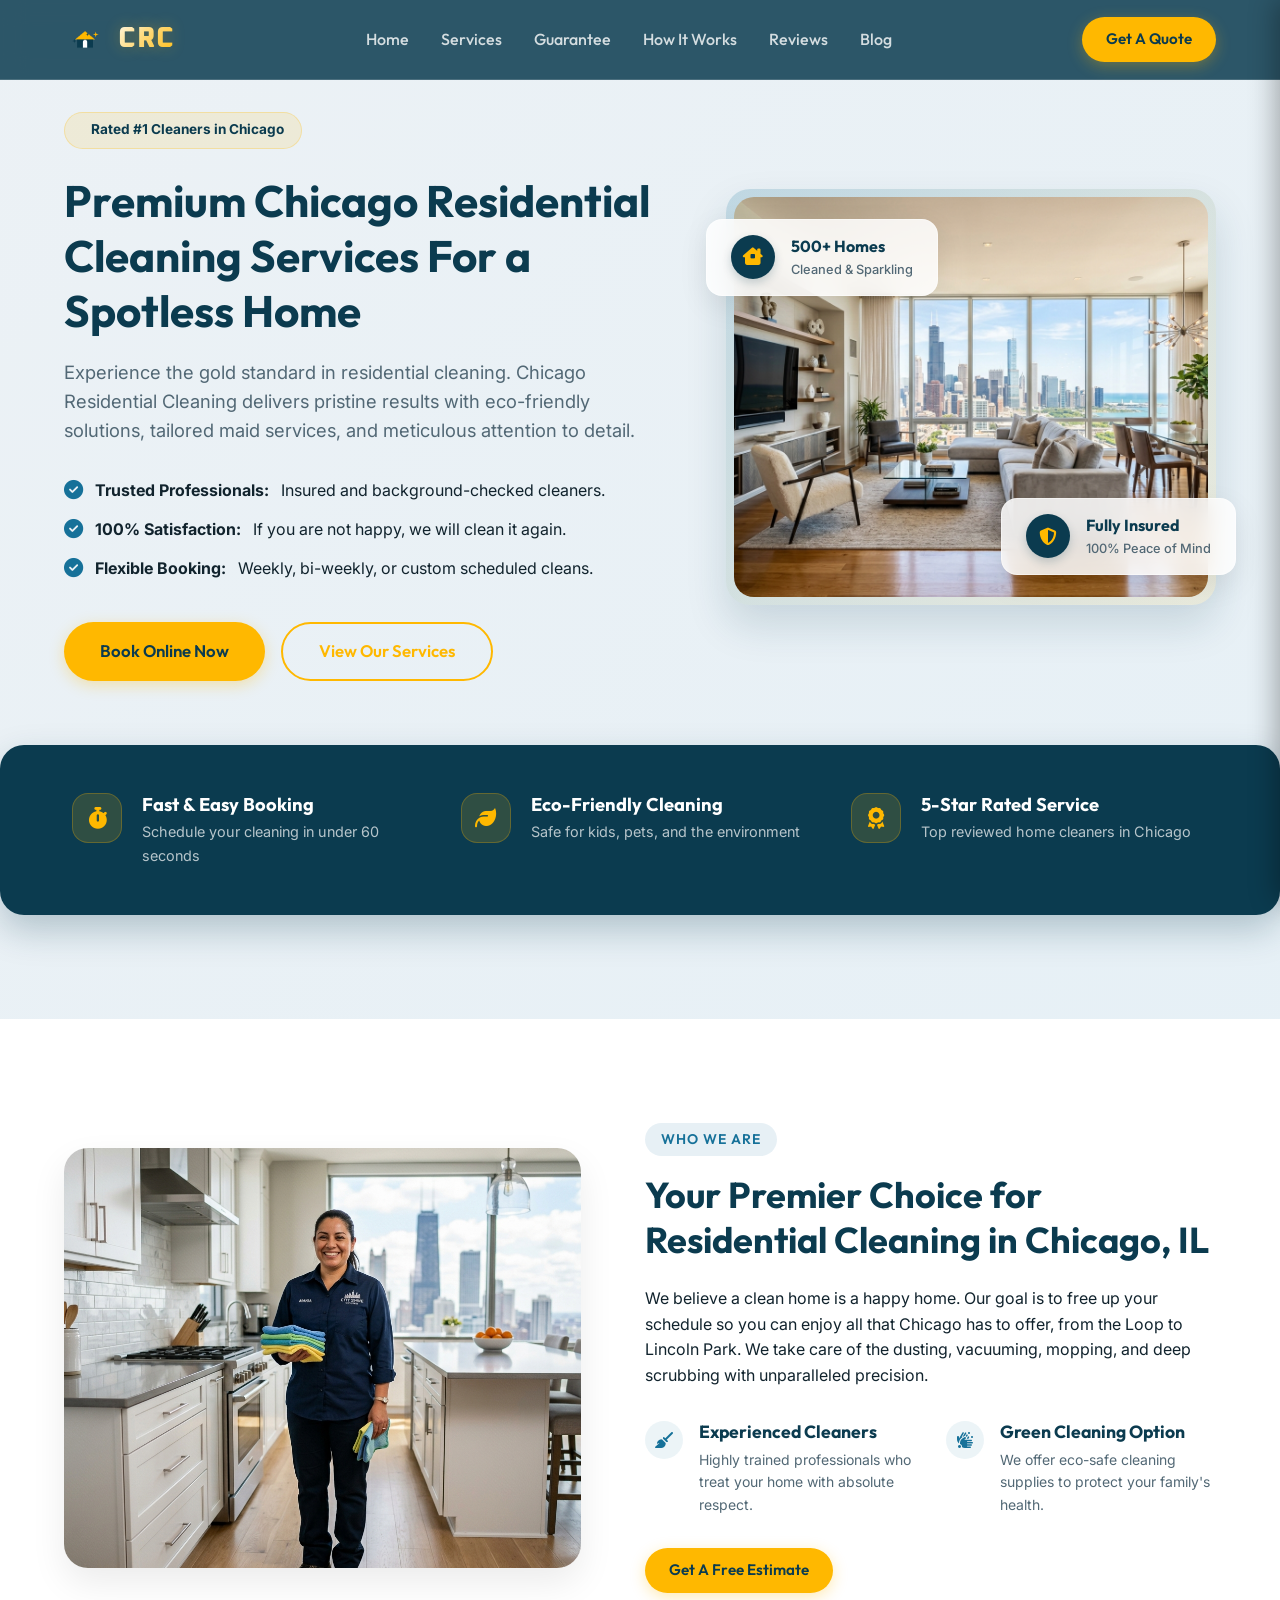
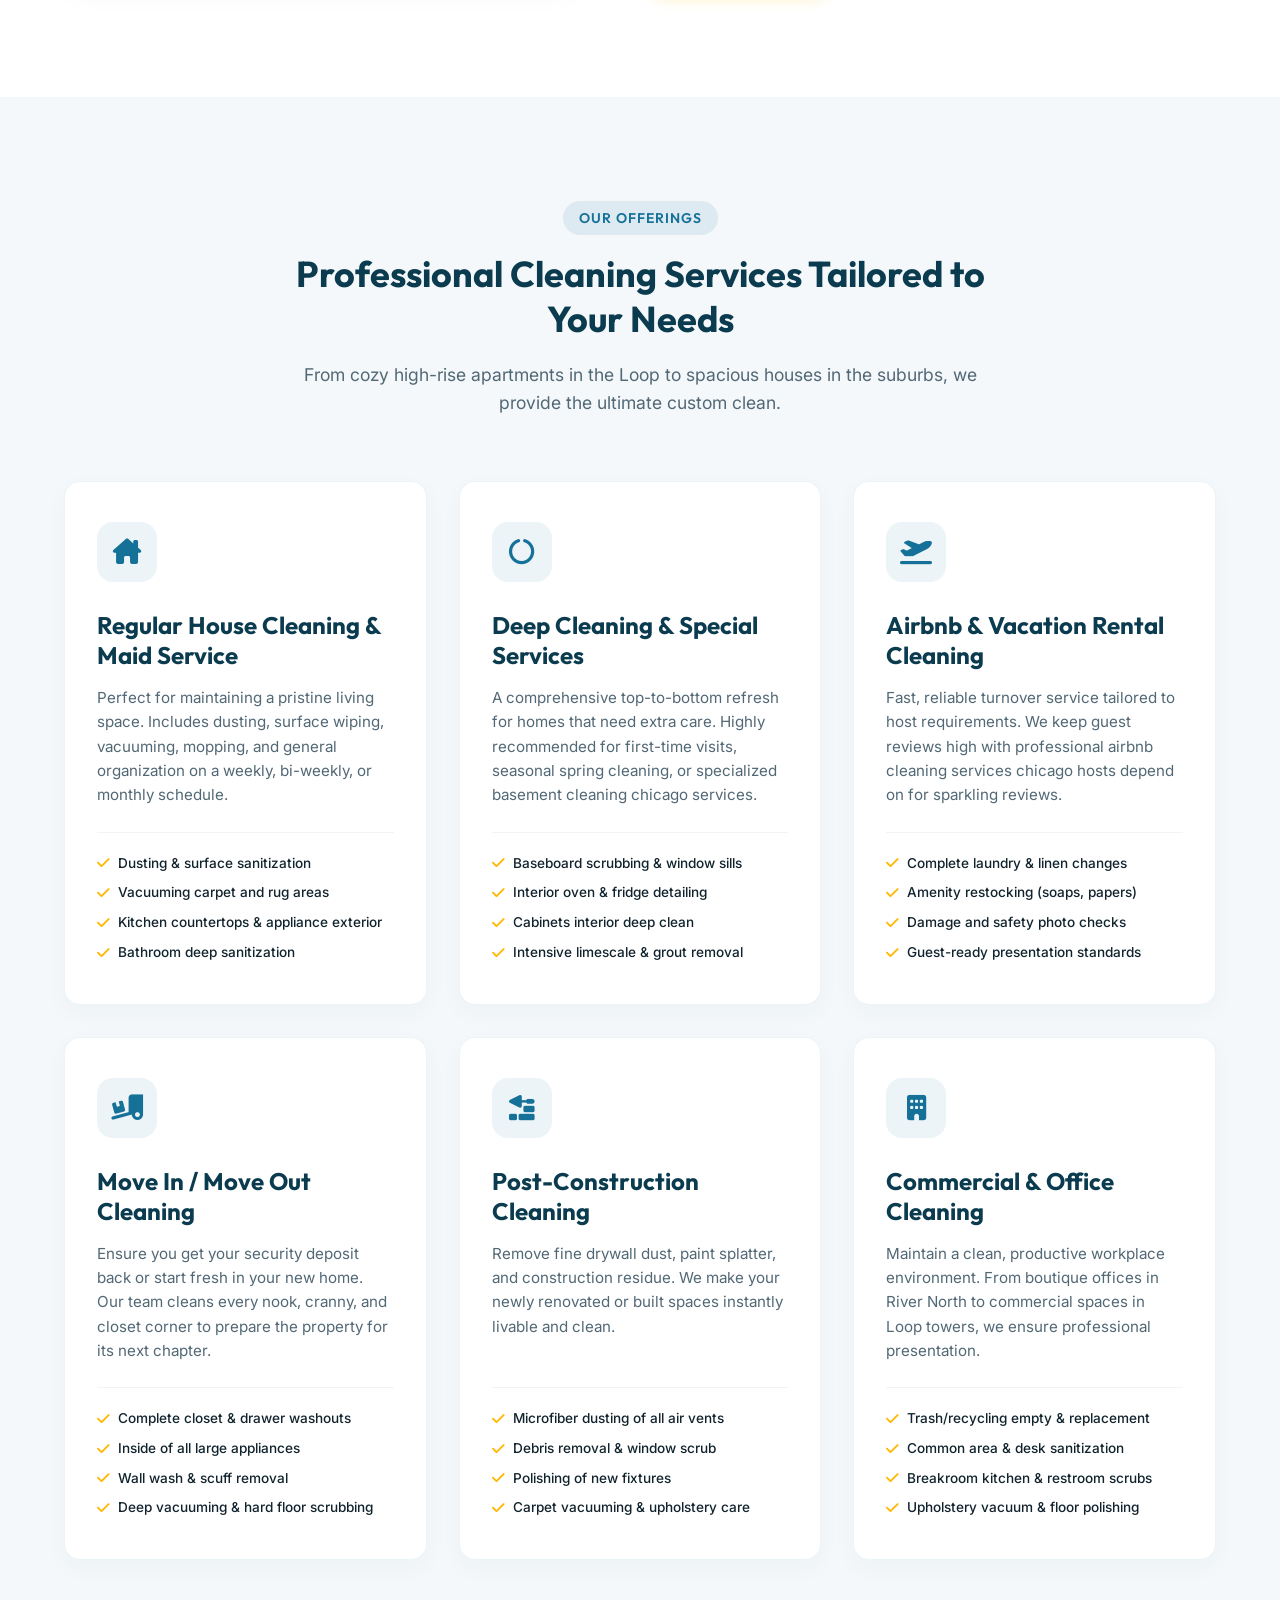
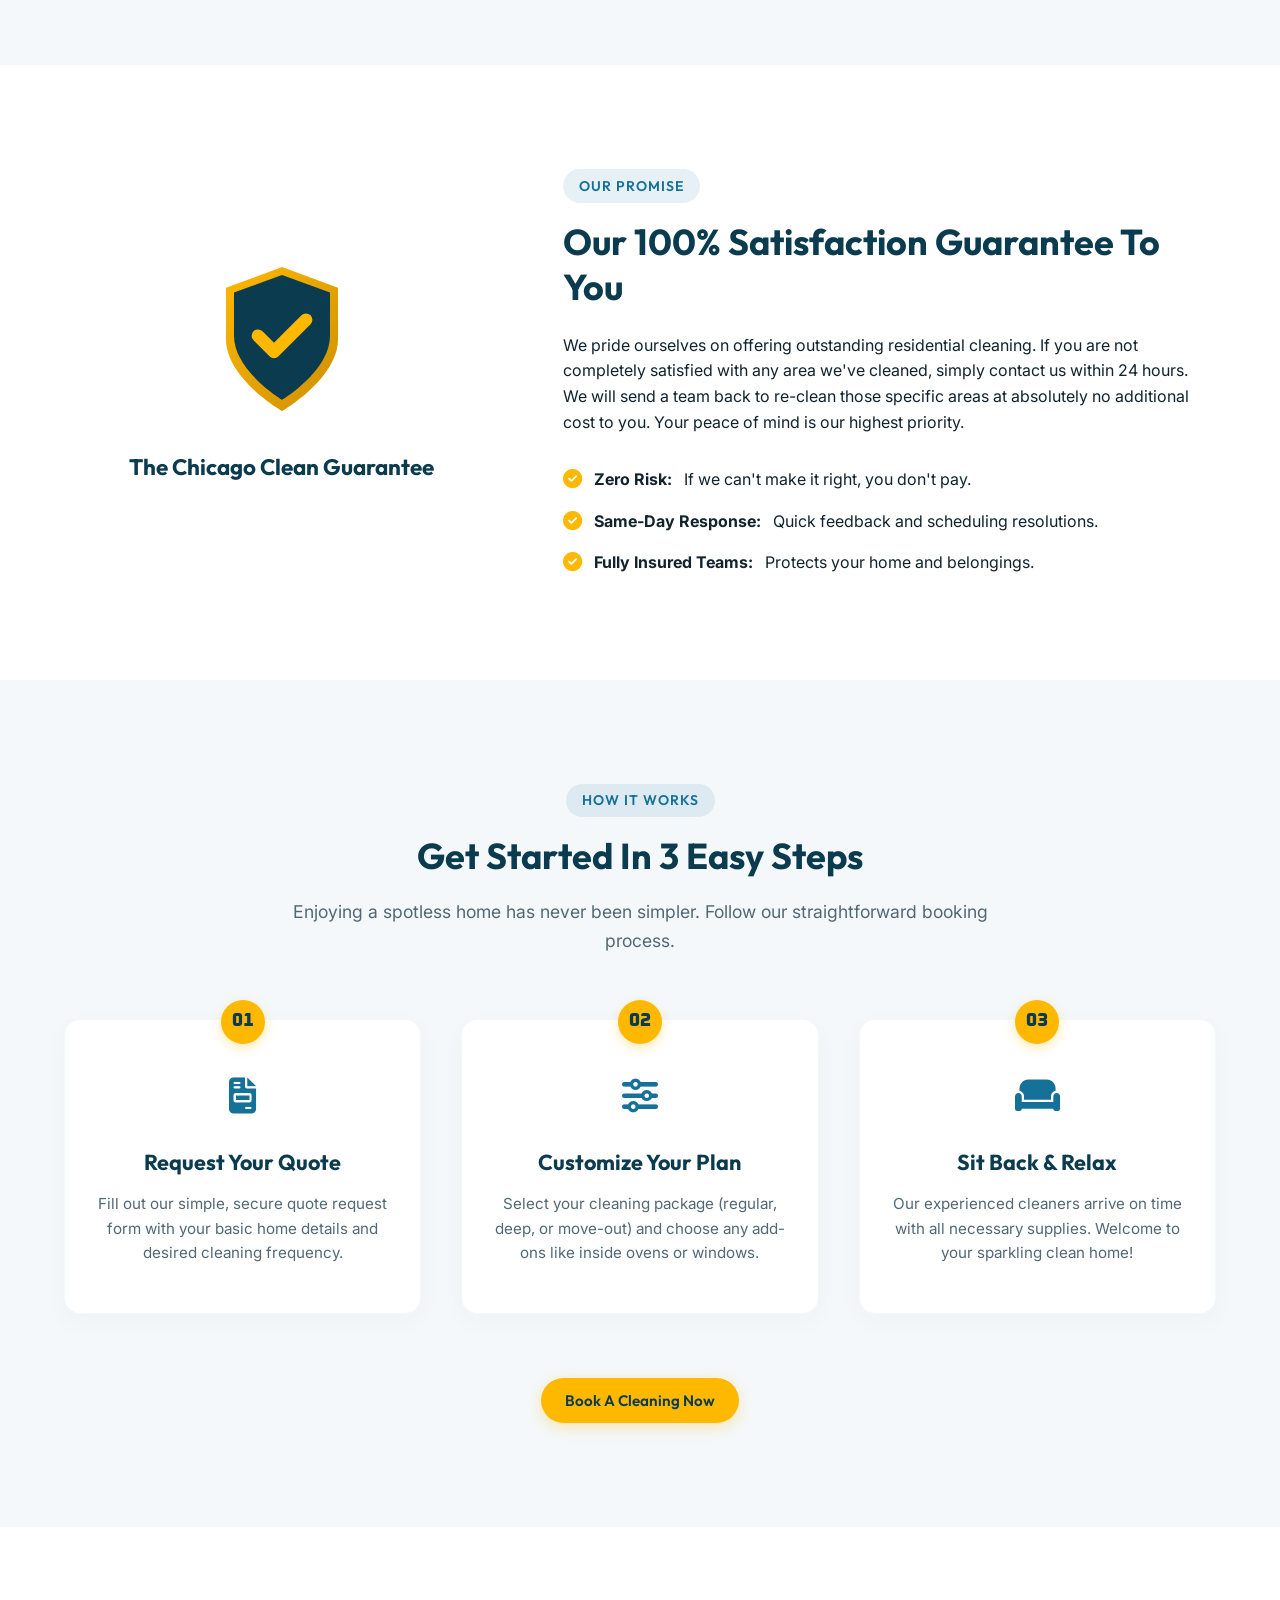
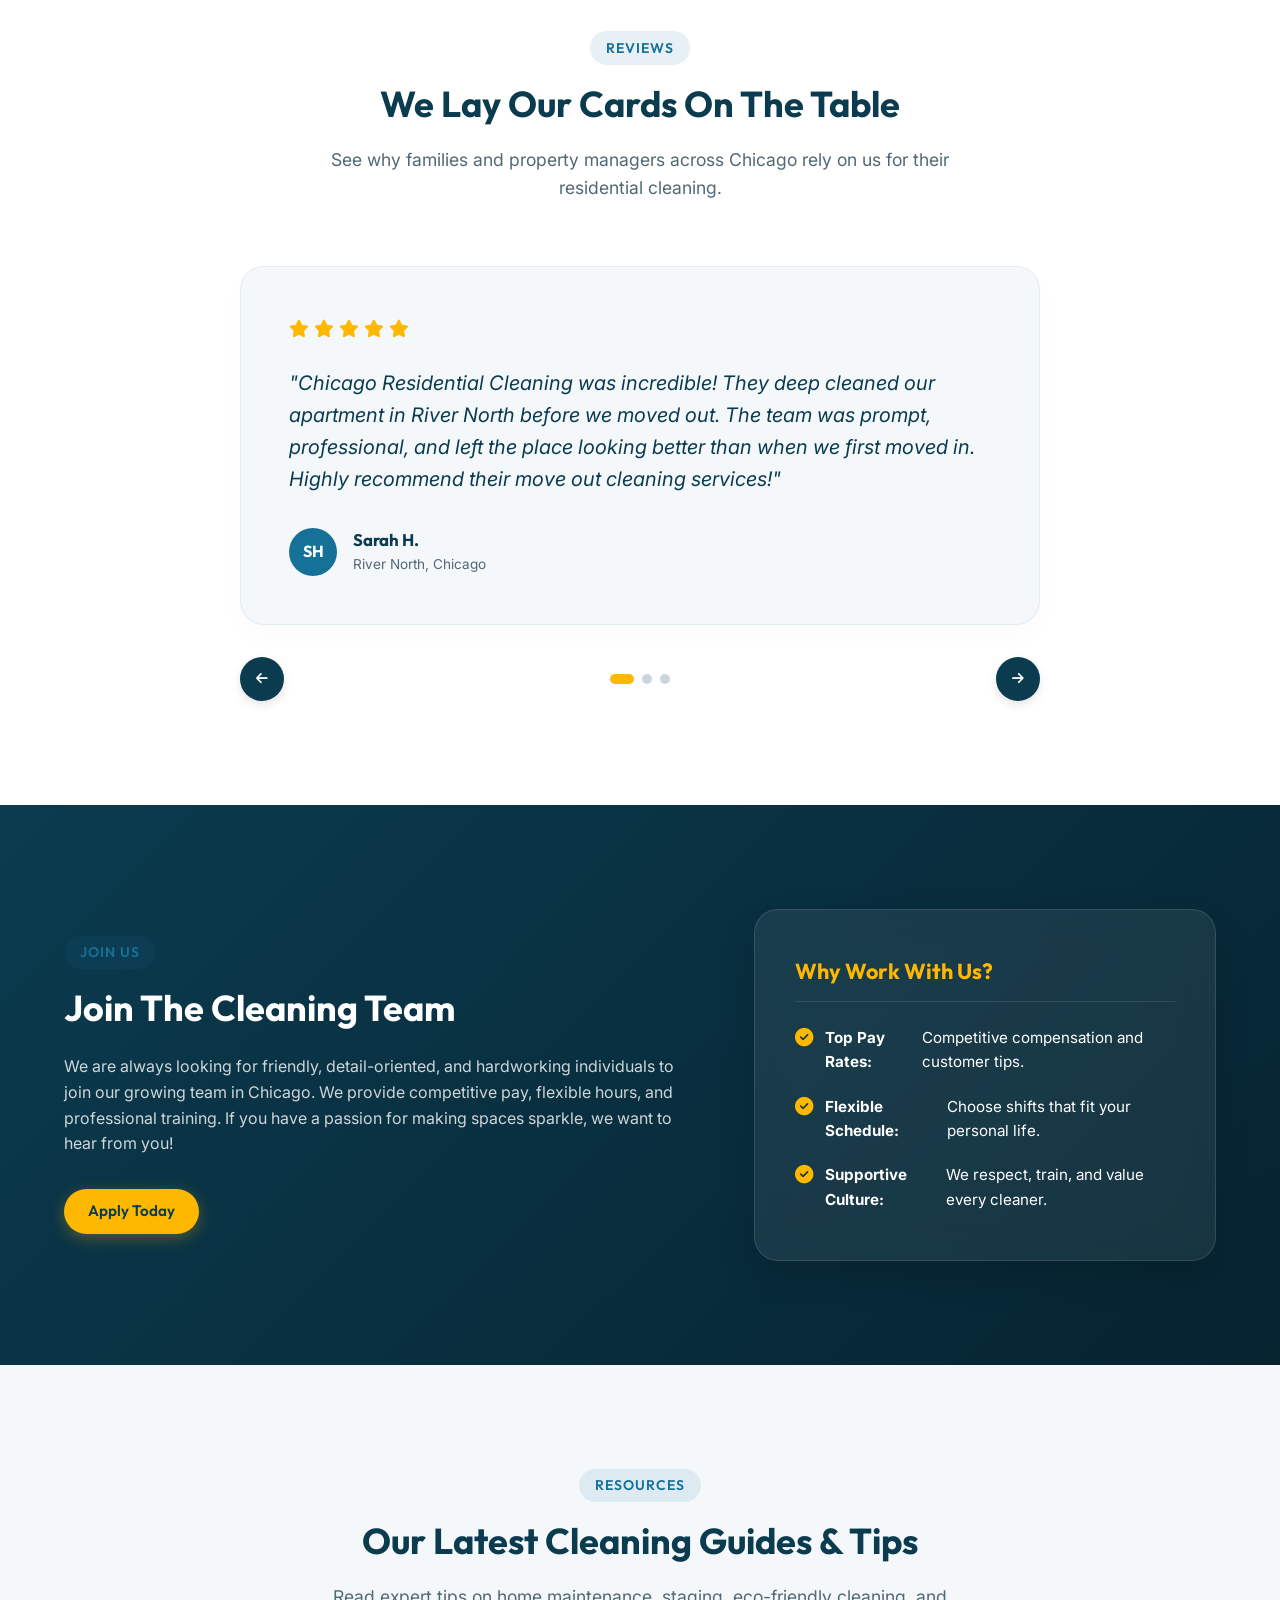
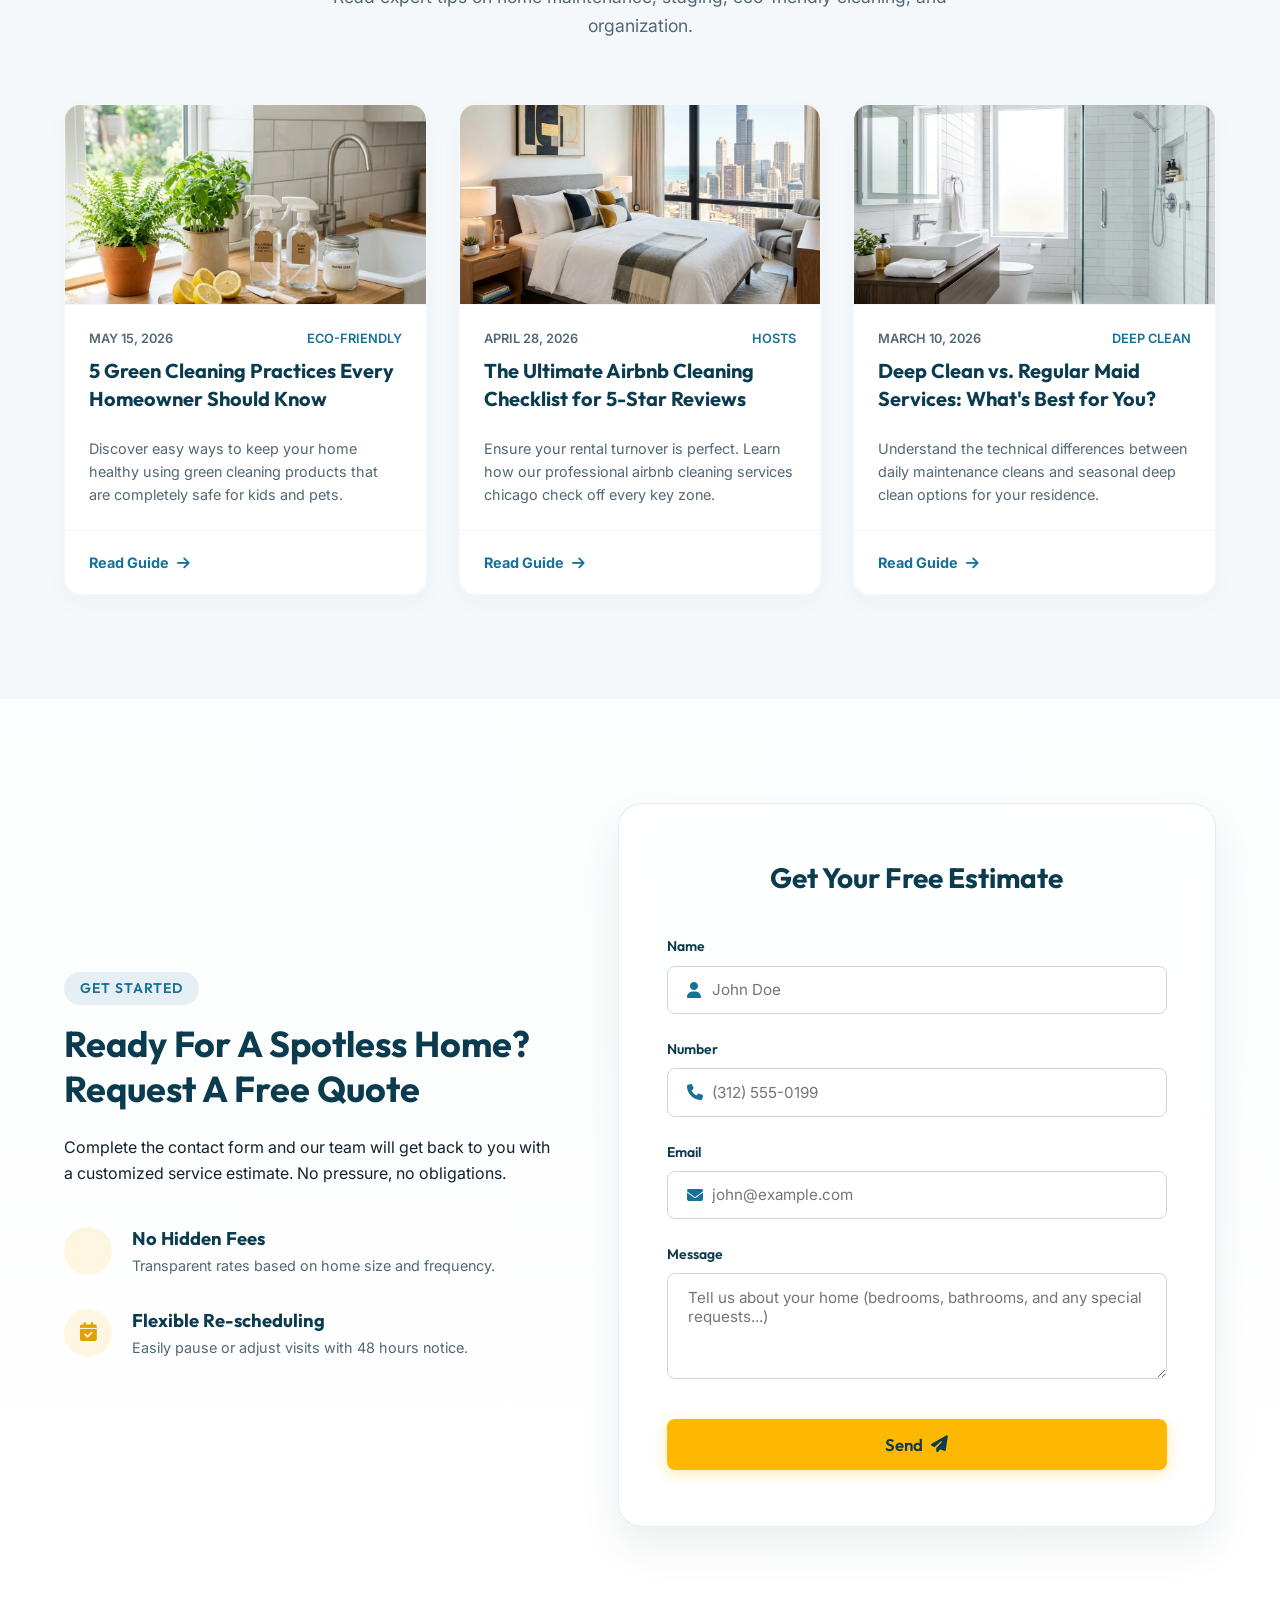
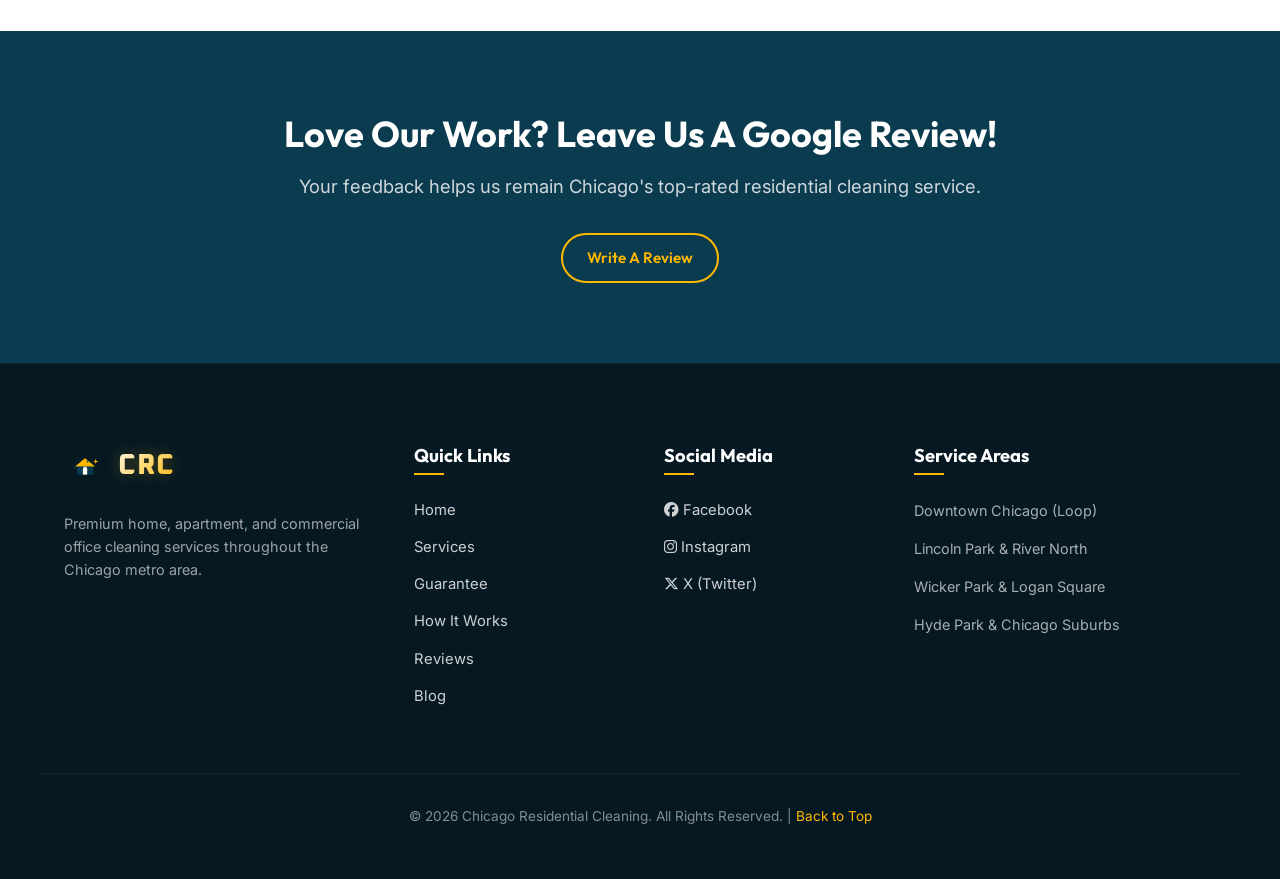
<file: index.html>
<!DOCTYPE html>
<html lang="en">
<head>
  <meta charset="UTF-8">
  <meta name="viewport" content="width=device-width, initial-scale=1.0">
  <meta name="google-site-verification" content="YfxcjXvbejmKGZN1-e9VeBwmQXF_a7My1Nth6q_Ejuw" />
  
  <!-- SEO Meta Tags -->
  <title>Chicago Residential Cleaning | Chicago Residential Cleaning Services, Residential Cleaning Chicago in Chicago, IL</title>
  <meta name="description" content="Experience premium Chicago residential cleaning. We offer top-rated Chicago residential cleaning services and residential cleaning Chicago residents trust.">
  <meta name="keywords" content="chicago residential cleaning services, residential cleaning chicago, chicago residential cleaning, residential cleaning chicago il, commercial cleaning chicago, office cleaning services chicago, maid chicago, commercial cleaning services chicago, airbnb cleaning chicago, commercial cleaning companies in chicago, chicago office cleaning, post construction cleaning chicago, restaurant cleaning services chicago, commercial janitorial services chicago, commercial cleaning services chicago il, office cleaning companies chicago, office cleaning in chicago, chicago office cleaning company, commercial cleaning chicago il, office cleaning companies chicago il, restaurant cleaning chicago il, airbnb cleaning service chicago, janitorial services chicago, janitorial companies in chicago, basement cleaning chicago, gutter cleaning services chicago, chicago carpet cleaning group, move out cleaning chicago cost, manic maids chicago, janitorial services in chicago, airbnb cleaning services chicago, carpet cleaning group chicago il, chicago green cleaning, companion maids chicago, janitorial companies chicago, janitorial services in chicago il, master green cleaning chicago, we clean carpet chicago, dazzling cleaning chicago, flood cleanup chicago, floor cleaning services chicago, chicago maid service rates, carpet removal chicago, window cleaning services chicago, polish maids chicago, chicago hoarder cleanup, flood damage cleanup chicago, green cleaning services chicago, sewage cleanup chicago, my clean chicago, one time cleaning services chicago, zee's cleaning service chicago, restaurant cleaning services chicago il, one time cleaning service chicago, eco cleaning chicago, johnny on the spot carpet cleaning chicago, chicago construction cleaning, queens of clean chicago, cleaning services in hyde park chicago, angels cleaning chicago, angels cleaning service chicago, anna's cleaning service chicago, apache cleaning services chicago, black owned cleaning services in chicago, carpet and upholstery cleaning chicago, carpet cleaning chicago yelp, carpet steaming chicago, chicago airbnb cleaning, chicago deep cleaning experts, chicago power clean, clean bubbles chicago, cleaning lady chicago rates, cleaning services chicago loop, cleaning services chicago rates, cleaning services chicago suburbs, commercial drain cleaning chicago, commercial kitchen cleaning chicago il, commercial kitchen cleaning services chicago, cost of cleaning lady in chicago, cost of cleaning service chicago, disinfection services chicago, drain cleaning services chicago, driveway cleaning chicago, e&k cleaning chicago, e&k cleaning service chicago, eco cleaning company chicago, elgin sweeping chicago, elizabeth cleaning service chicago, emergency cleaning service chicago, extreme clean chicago, facade cleaning chicago illinois, fire damage cleanup chicago, good guys carpet cleaning chicago, green maid chicago, house cleaning chicago yelp, house keep up chicago, janitorial cleaning services chicago, joanna cleaning lady chicago, maid services chicago loop, maid services chicago prices, maidpro wicker park, mattress cleaning chicago illinois, mint cleaning chicago">
  <link rel="canonical" href="https://chicagoresidentialcleaning.com/">
  
  <!-- Favicon -->
  <link rel="icon" type="image/png" href="images/favicon.png">
  
  <!-- Fonts -->
  <link rel="preconnect" href="https://fonts.googleapis.com">
  <link rel="preconnect" href="https://fonts.gstatic.com" crossorigin>
  <link href="https://fonts.googleapis.com/css2?family=Inter:wght@300;400;500;600;700&family=Outfit:wght@300;400;500;600;700;800&family=Oxanium:wght@600;700;800&display=swap" rel="stylesheet">
  
  <!-- Stylesheets -->
  <link rel="stylesheet" href="index.css">
  
  <!-- FontAwesome Icons (for visual cues) -->
  <link rel="stylesheet" href="https://cdnjs.cloudflare.com/ajax/libs/font-awesome/6.4.0/css/all.min.css">

  <!-- JSON-LD Structured Data Schema -->
  <script type="application/ld-json">
  {
    "@context": "https://schema.org",
    "@graph": [
      {
        "@type": "WebSite",
        "@id": "https://chicagoresidentialcleaning.com/#website",
        "url": "https://chicagoresidentialcleaning.com/",
        "name": "Chicago Residential Cleaning",
        "description": "Premium home, apartment, and commercial cleaning services in Chicago, IL."
      },
      {
        "@type": "HouseCleaningService",
        "@id": "https://chicagoresidentialcleaning.com/#localbusiness",
        "name": "Chicago Residential Cleaning",
        "url": "https://chicagoresidentialcleaning.com/",
        "logo": {
          "@type": "ImageObject",
          "url": "https://chicagoresidentialcleaning.com/images/favicon.png",
          "width": "512",
          "height": "512"
        },
        "image": {
          "@type": "ImageObject",
          "url": "https://chicagoresidentialcleaning.com/images/hero.png",
          "width": "1200",
          "height": "800"
        },
        "address": {
          "@type": "PostalAddress",
          "streetAddress": "Loop Area",
          "addressLocality": "Chicago",
          "addressRegion": "IL",
          "postalCode": "60601",
          "addressCountry": "US"
        },
        "priceRange": "$$",
        "areaServed": {
          "@type": "Place",
          "name": "Chicago Metropolitan Area"
        }
      },
      {
        "@type": "Service",
        "name": "Chicago Residential Cleaning Services",
        "provider": {
          "@id": "https://chicagoresidentialcleaning.com/#localbusiness"
        },
        "serviceType": [
          "House Cleaning",
          "Maid Service",
          "Apartment Cleaning",
          "Airbnb Cleaning",
          "Deep Cleaning",
          "Post-Construction Cleaning",
          "Commercial Cleaning"
        ]
      }
    ]
  }
  </script>
</head>
<body>

  <!-- Sticky Glassmorphic Header -->
  <header id="header" class="site-header">
    <div class="header-container">
      <a href="https://chicagoresidentialcleaning.com/" class="logo-link" aria-label="Chicago Residential Cleaning Home">
        <div class="logo-badge">
          <img src="images/logo-graphic.png" alt="Chicago Residential Cleaning logo emblem" width="48" height="48" class="logo-img">
          <span class="logo-text">CRC</span>
        </div>
      </a>
      
      <nav class="desktop-nav" aria-label="Main Navigation">
        <ul class="nav-links">
          <li><a href="#home">Home</a></li>
          <li><a href="#services">Services</a></li>
          <li><a href="#guarantee">Guarantee</a></li>
          <li><a href="#how-it-works">How It Works</a></li>
          <li><a href="#testimonials">Reviews</a></li>
          <li><a href="#blog">Blog</a></li>
        </ul>
      </nav>

      <div class="header-actions">
        <a href="#quote" class="cta-button primary-cta">Get A Quote</a>
        <button class="mobile-menu-toggle" id="menuToggle" aria-label="Open navigation menu" aria-expanded="false" aria-controls="mobileDrawer">
          <span class="bar"></span>
          <span class="bar"></span>
          <span class="bar"></span>
        </button>
      </div>
    </div>
  </header>

  <!-- Mobile Slide-Out Drawer -->
  <div class="mobile-drawer" id="mobileDrawer" aria-hidden="true">
    <div class="drawer-header">
      <a href="https://chicagoresidentialcleaning.com/" class="logo-link-drawer">
        <div class="logo-badge">
          <img src="images/logo-graphic.png" alt="Chicago Residential Cleaning logo emblem" width="40" height="40" class="logo-img">
          <span class="logo-text">CRC</span>
        </div>
      </a>
      <button class="drawer-close" id="drawerClose" aria-label="Close navigation menu">
        <i class="fa-solid fa-xmark"></i>
      </button>
    </div>
    <nav class="mobile-nav" aria-label="Mobile Navigation">
      <ul class="mobile-links">
        <li><a href="#home">Home</a></li>
        <li><a href="#services">Services</a></li>
        <li><a href="#guarantee">Guarantee</a></li>
        <li><a href="#how-it-works">How It Works</a></li>
        <li><a href="#testimonials">Reviews</a></li>
        <li><a href="#blog">Blog</a></li>
      </ul>
      <div class="drawer-actions">
        <a href="#quote" class="cta-button primary-cta drawer-cta">Get A Quote</a>
      </div>
    </nav>
  </div>
  <div class="drawer-overlay" id="drawerOverlay"></div>

  <!-- Main Content Container -->
  <main>
    
    <!-- Hero Section -->
    <section id="home" class="hero-section">
      <div class="section-container hero-grid">
        <div class="hero-content">
          <div class="badge-accent">
            <i class="fa-solid fa-sparkles"></i> Rated #1 Cleaners in Chicago
          </div>
          <h1>Premium Chicago Residential Cleaning Services For a Spotless Home</h1>
          <p class="hero-lead">Experience the gold standard in residential cleaning. Chicago Residential Cleaning delivers pristine results with eco-friendly solutions, tailored maid services, and meticulous attention to detail.</p>
          
          <ul class="hero-bullets">
            <li><i class="fa-solid fa-circle-check"></i> <strong>Trusted Professionals:</strong> Insured and background-checked cleaners.</li>
            <li><i class="fa-solid fa-circle-check"></i> <strong>100% Satisfaction:</strong> If you are not happy, we will clean it again.</li>
            <li><i class="fa-solid fa-circle-check"></i> <strong>Flexible Booking:</strong> Weekly, bi-weekly, or custom scheduled cleans.</li>
          </ul>

          <div class="hero-ctas">
            <a href="#quote" class="cta-button primary-cta lg">Book Online Now</a>
            <a href="#services" class="cta-button secondary-cta lg">View Our Services</a>
          </div>
        </div>
        
        <div class="hero-media">
          <div class="image-wrapper">
            <img src="images/hero.png" alt="Stunning clean Chicago penthouse apartment overlooking the skyline" width="600" height="400" class="hero-img-asset" fetchpriority="high">
            <div class="glass-float-badge badge-top">
              <div class="icon-circle"><i class="fa-solid fa-house-chimney-window"></i></div>
              <div>
                <span class="badge-title">500+ Homes</span>
                <span class="badge-desc">Cleaned & Sparkling</span>
              </div>
            </div>
            <div class="glass-float-badge badge-bottom">
              <div class="icon-circle"><i class="fa-solid fa-shield-halved"></i></div>
              <div>
                <span class="badge-title">Fully Insured</span>
                <span class="badge-desc">100% Peace of Mind</span>
              </div>
            </div>
          </div>
        </div>
      </div>

      <!-- Trust Badges Bar -->
      <div class="trust-bar">
        <div class="trust-container">
          <div class="trust-item">
            <div class="trust-icon"><i class="fa-solid fa-stopwatch"></i></div>
            <div class="trust-text">
              <h3>Fast & Easy Booking</h3>
              <p>Schedule your cleaning in under 60 seconds</p>
            </div>
          </div>
          <div class="trust-item">
            <div class="trust-icon"><i class="fa-solid fa-leaf"></i></div>
            <div class="trust-text">
              <h3>Eco-Friendly Cleaning</h3>
              <p>Safe for kids, pets, and the environment</p>
            </div>
          </div>
          <div class="trust-item">
            <div class="trust-icon"><i class="fa-solid fa-award"></i></div>
            <div class="trust-text">
              <h3>5-Star Rated Service</h3>
              <p>Top reviewed home cleaners in Chicago</p>
            </div>
          </div>
        </div>
      </div>
    </section>

    <!-- About / Introduction Section -->
    <section id="about" class="about-section">
      <div class="section-container about-grid">
        <div class="about-media">
          <div class="image-wrapper-about">
            <img src="images/cleaner.png" alt="Professional friendly cleaner smiling in a pristine modern kitchen" width="550" height="420" class="about-img-asset" loading="lazy">
          </div>
        </div>
        <div class="about-content">
          <span class="section-badge">Who We Are</span>
          <h2>Your Premier Choice for Residential Cleaning in Chicago, IL</h2>
          <p>We believe a clean home is a happy home. Our goal is to free up your schedule so you can enjoy all that Chicago has to offer, from the Loop to Lincoln Park. We take care of the dusting, vacuuming, mopping, and deep scrubbing with unparalleled precision.</p>
          
          <div class="features-columns">
            <div class="feature-col-item">
              <div class="small-icon"><i class="fa-solid fa-broom"></i></div>
              <div>
                <h3>Experienced Cleaners</h3>
                <p>Highly trained professionals who treat your home with absolute respect.</p>
              </div>
            </div>
            <div class="feature-col-item">
              <div class="small-icon"><i class="fa-solid fa-hands-wash"></i></div>
              <div>
                <h3>Green Cleaning Option</h3>
                <p>We offer eco-safe cleaning supplies to protect your family's health.</p>
              </div>
            </div>
          </div>
          <div class="about-cta-container">
            <a href="#quote" class="cta-button primary-cta">Get A Free Estimate</a>
          </div>
        </div>
      </div>
    </section>

    <!-- Services Section -->
    <section id="services" class="services-section">
      <div class="section-container">
        <div class="section-header">
          <span class="section-badge">Our Offerings</span>
          <h2>Professional Cleaning Services Tailored to Your Needs</h2>
          <p class="section-desc">From cozy high-rise apartments in the Loop to spacious houses in the suburbs, we provide the ultimate custom clean.</p>
        </div>

        <div class="services-grid">
          <!-- Service 1 -->
          <article class="service-card">
            <div class="service-icon-bg">
              <i class="fa-solid fa-house-chimney"></i>
            </div>
            <h3>Regular House Cleaning & Maid Service</h3>
            <p>Perfect for maintaining a pristine living space. Includes dusting, surface wiping, vacuuming, mopping, and general organization on a weekly, bi-weekly, or monthly schedule.</p>
            <ul class="card-features">
              <li><i class="fa-solid fa-check"></i> Dusting & surface sanitization</li>
              <li><i class="fa-solid fa-check"></i> Vacuuming carpet and rug areas</li>
              <li><i class="fa-solid fa-check"></i> Kitchen countertops & appliance exterior</li>
              <li><i class="fa-solid fa-check"></i> Bathroom deep sanitization</li>
            </ul>
          </article>

          <!-- Service 2 -->
          <article class="service-card">
            <div class="service-icon-bg">
              <i class="fa-solid fa-circle-notch"></i>
            </div>
            <h3>Deep Cleaning & Special Services</h3>
            <p>A comprehensive top-to-bottom refresh for homes that need extra care. Highly recommended for first-time visits, seasonal spring cleaning, or specialized basement cleaning chicago services.</p>
            <ul class="card-features">
              <li><i class="fa-solid fa-check"></i> Baseboard scrubbing & window sills</li>
              <li><i class="fa-solid fa-check"></i> Interior oven & fridge detailing</li>
              <li><i class="fa-solid fa-check"></i> Cabinets interior deep clean</li>
              <li><i class="fa-solid fa-check"></i> Intensive limescale & grout removal</li>
            </ul>
          </article>

          <!-- Service 3 -->
          <article class="service-card">
            <div class="service-icon-bg">
              <i class="fa-solid fa-plane-departure"></i>
            </div>
            <h3>Airbnb & Vacation Rental Cleaning</h3>
            <p>Fast, reliable turnover service tailored to host requirements. We keep guest reviews high with professional airbnb cleaning services chicago hosts depend on for sparkling reviews.</p>
            <ul class="card-features">
              <li><i class="fa-solid fa-check"></i> Complete laundry & linen changes</li>
              <li><i class="fa-solid fa-check"></i> Amenity restocking (soaps, papers)</li>
              <li><i class="fa-solid fa-check"></i> Damage and safety photo checks</li>
              <li><i class="fa-solid fa-check"></i> Guest-ready presentation standards</li>
            </ul>
          </article>

          <!-- Service 4 -->
          <article class="service-card">
            <div class="service-icon-bg">
              <i class="fa-solid fa-truck-ramp-box"></i>
            </div>
            <h3>Move In / Move Out Cleaning</h3>
            <p>Ensure you get your security deposit back or start fresh in your new home. Our team cleans every nook, cranny, and closet corner to prepare the property for its next chapter.</p>
            <ul class="card-features">
              <li><i class="fa-solid fa-check"></i> Complete closet & drawer washouts</li>
              <li><i class="fa-solid fa-check"></i> Inside of all large appliances</li>
              <li><i class="fa-solid fa-check"></i> Wall wash & scuff removal</li>
              <li><i class="fa-solid fa-check"></i> Deep vacuuming & hard floor scrubbing</li>
            </ul>
          </article>

          <!-- Service 5 -->
          <article class="service-card">
            <div class="service-icon-bg">
              <i class="fa-solid fa-trowel-bricks"></i>
            </div>
            <h3>Post-Construction Cleaning</h3>
            <p>Remove fine drywall dust, paint splatter, and construction residue. We make your newly renovated or built spaces instantly livable and clean.</p>
            <ul class="card-features">
              <li><i class="fa-solid fa-check"></i> Microfiber dusting of all air vents</li>
              <li><i class="fa-solid fa-check"></i> Debris removal & window scrub</li>
              <li><i class="fa-solid fa-check"></i> Polishing of new fixtures</li>
              <li><i class="fa-solid fa-check"></i> Carpet vacuuming & upholstery care</li>
            </ul>
          </article>

          <!-- Service 6 -->
          <article class="service-card">
            <div class="service-icon-bg">
              <i class="fa-solid fa-building"></i>
            </div>
            <h3>Commercial & Office Cleaning</h3>
            <p>Maintain a clean, productive workplace environment. From boutique offices in River North to commercial spaces in Loop towers, we ensure professional presentation.</p>
            <ul class="card-features">
              <li><i class="fa-solid fa-check"></i> Trash/recycling empty & replacement</li>
              <li><i class="fa-solid fa-check"></i> Common area & desk sanitization</li>
              <li><i class="fa-solid fa-check"></i> Breakroom kitchen & restroom scrubs</li>
              <li><i class="fa-solid fa-check"></i> Upholstery vacuum & floor polishing</li>
            </ul>
          </article>
        </div>
      </div>
    </section>

    <!-- Guarantee Section -->
    <section id="guarantee" class="guarantee-section">
      <div class="section-container guarantee-grid">
        <div class="guarantee-badge-container">
          <div class="guarantee-shield-graphic">
            <svg class="shield-svg" viewBox="0 0 100 100" width="160" height="160">
              <defs>
                <linearGradient id="shieldGrad" x1="0%" y1="0%" x2="100%" y2="100%">
                  <stop offset="0%" stop-color="#ffb800" />
                  <stop offset="100%" stop-color="#cc8f00" />
                </linearGradient>
              </defs>
              <path d="M50 5 L85 18 V50 C85 75 50 95 50 95 C50 95 15 75 15 50 V18 L50 5 Z" fill="url(#shieldGrad)" />
              <path d="M50 10 L80 21 V48 C80 70 50 88 50 88 C50 88 20 70 20 48 V21 L50 10 Z" fill="#0b3b4f" />
              <path d="M35 48 L45 58 L65 38" fill="none" stroke="#ffb800" stroke-width="8" stroke-linecap="round" stroke-linejoin="round"/>
            </svg>
            <div class="shield-glow"></div>
          </div>
          <span class="guarantee-title">The Chicago Clean Guarantee</span>
        </div>
        <div class="guarantee-content">
          <span class="section-badge">Our Promise</span>
          <h2>Our 100% Satisfaction Guarantee To You</h2>
          <p>We pride ourselves on offering outstanding residential cleaning. If you are not completely satisfied with any area we've cleaned, simply contact us within 24 hours. We will send a team back to re-clean those specific areas at absolutely no additional cost to you. Your peace of mind is our highest priority.</p>
          
          <ul class="guarantee-checklist">
            <li><i class="fa-solid fa-circle-check"></i> <strong>Zero Risk:</strong> If we can't make it right, you don't pay.</li>
            <li><i class="fa-solid fa-circle-check"></i> <strong>Same-Day Response:</strong> Quick feedback and scheduling resolutions.</li>
            <li><i class="fa-solid fa-circle-check"></i> <strong>Fully Insured Teams:</strong> Protects your home and belongings.</li>
          </ul>
        </div>
      </div>
    </section>

    <!-- How It Works Section -->
    <section id="how-it-works" class="steps-section">
      <div class="section-container">
        <div class="section-header">
          <span class="section-badge">How It Works</span>
          <h2>Get Started In 3 Easy Steps</h2>
          <p class="section-desc">Enjoying a spotless home has never been simpler. Follow our straightforward booking process.</p>
        </div>

        <div class="steps-grid">
          <!-- Step 1 -->
          <div class="step-card">
            <div class="step-number">01</div>
            <div class="step-icon"><i class="fa-solid fa-file-invoice"></i></div>
            <h3>Request Your Quote</h3>
            <p>Fill out our simple, secure quote request form with your basic home details and desired cleaning frequency.</p>
          </div>

          <!-- Step 2 -->
          <div class="step-card">
            <div class="step-number">02</div>
            <div class="step-icon"><i class="fa-solid fa-sliders"></i></div>
            <h3>Customize Your Plan</h3>
            <p>Select your cleaning package (regular, deep, or move-out) and choose any add-ons like inside ovens or windows.</p>
          </div>

          <!-- Step 3 -->
          <div class="step-card">
            <div class="step-number">03</div>
            <div class="step-icon"><i class="fa-solid fa-couch"></i></div>
            <h3>Sit Back & Relax</h3>
            <p>Our experienced cleaners arrive on time with all necessary supplies. Welcome to your sparkling clean home!</p>
          </div>
        </div>

        <div class="steps-cta">
          <a href="#quote" class="cta-button primary-cta">Book A Cleaning Now</a>
        </div>
      </div>
    </section>

    <!-- Testimonials / Reviews Section -->
    <section id="testimonials" class="testimonials-section">
      <div class="section-container">
        <div class="section-header">
          <span class="section-badge">Reviews</span>
          <h2>We Lay Our Cards On The Table</h2>
          <p class="section-desc">See why families and property managers across Chicago rely on us for their residential cleaning.</p>
        </div>

        <div class="carousel-wrapper">
          <div class="testimonial-carousel" id="testimonialCarousel">
            
            <!-- Slide 1 -->
            <div class="testimonial-card active">
              <div class="rating-stars">
                <i class="fa-solid fa-star"></i>
                <i class="fa-solid fa-star"></i>
                <i class="fa-solid fa-star"></i>
                <i class="fa-solid fa-star"></i>
                <i class="fa-solid fa-star"></i>
              </div>
              <p class="review-text">"Chicago Residential Cleaning was incredible! They deep cleaned our apartment in River North before we moved out. The team was prompt, professional, and left the place looking better than when we first moved in. Highly recommend their move out cleaning services!"</p>
              <div class="reviewer-meta">
                <div class="reviewer-avatar">
                  <span>SH</span>
                </div>
                <div>
                  <span class="reviewer-name">Sarah H.</span>
                  <span class="reviewer-location">River North, Chicago</span>
                </div>
              </div>
            </div>

            <!-- Slide 2 -->
            <div class="testimonial-card">
              <div class="rating-stars">
                <i class="fa-solid fa-star"></i>
                <i class="fa-solid fa-star"></i>
                <i class="fa-solid fa-star"></i>
                <i class="fa-solid fa-star"></i>
                <i class="fa-solid fa-star"></i>
              </div>
              <p class="review-text">"Managing two vacation rentals is tough, but their airbnb cleaning services chicago team has made turnovers painless. They are extremely thorough and pay attention to restocking toiletries. It keeps our review scores at a perfect 5 stars!"</p>
              <div class="reviewer-meta">
                <div class="reviewer-avatar">
                  <span>MJ</span>
                </div>
                <div>
                  <span class="reviewer-name">Mark J.</span>
                  <span class="reviewer-location">Lincoln Park, Chicago</span>
                </div>
              </div>
            </div>

            <!-- Slide 3 -->
            <div class="testimonial-card">
              <div class="rating-stars">
                <i class="fa-solid fa-star"></i>
                <i class="fa-solid fa-star"></i>
                <i class="fa-solid fa-star"></i>
                <i class="fa-solid fa-star"></i>
                <i class="fa-solid fa-star"></i>
              </div>
              <p class="review-text">"As a busy working parent, having their bi-weekly maid chicago service is a lifesaver. Their team is extremely trustworthy, respects my green cleaning preferences, and does an immaculate job every single time. Best decision we've made!"</p>
              <div class="reviewer-meta">
                <div class="reviewer-avatar">
                  <span>DL</span>
                </div>
                <div>
                  <span class="reviewer-name">David L.</span>
                  <span class="reviewer-location">Wicker Park, Chicago</span>
                </div>
              </div>
            </div>

          </div>

          <!-- Carousel Controls -->
          <div class="carousel-controls">
            <button class="control-btn prev-btn" id="prevReview" aria-label="Previous Review"><i class="fa-solid fa-arrow-left"></i></button>
            <div class="carousel-dots" id="carouselDots">
              <span class="dot active" data-index="0"></span>
              <span class="dot" data-index="1"></span>
              <span class="dot" data-index="2"></span>
            </div>
            <button class="control-btn next-btn" id="nextReview" aria-label="Next Review"><i class="fa-solid fa-arrow-right"></i></button>
          </div>
        </div>
      </div>
    </section>

    <!-- Join The Team Section -->
    <section id="join-team" class="join-team-section">
      <div class="section-container join-grid">
        <div class="join-content">
          <span class="section-badge">Join Us</span>
          <h2>Join The Cleaning Team</h2>
          <p>We are always looking for friendly, detail-oriented, and hardworking individuals to join our growing team in Chicago. We provide competitive pay, flexible hours, and professional training. If you have a passion for making spaces sparkle, we want to hear from you!</p>
          <div class="join-cta-box">
            <a href="#quote" class="cta-button primary-cta">Apply Today</a>
          </div>
        </div>
        <div class="join-graphic-panel">
          <div class="glass-join-card">
            <h3>Why Work With Us?</h3>
            <ul class="join-benefits">
              <li><i class="fa-solid fa-check-circle"></i> <strong>Top Pay Rates:</strong> Competitive compensation and customer tips.</li>
              <li><i class="fa-solid fa-check-circle"></i> <strong>Flexible Schedule:</strong> Choose shifts that fit your personal life.</li>
              <li><i class="fa-solid fa-check-circle"></i> <strong>Supportive Culture:</strong> We respect, train, and value every cleaner.</li>
            </ul>
          </div>
        </div>
      </div>
    </section>

    <!-- Blog Section -->
    <section id="blog" class="blog-section">
      <div class="section-container">
        <div class="section-header">
          <span class="section-badge">Resources</span>
          <h2>Our Latest Cleaning Guides & Tips</h2>
          <p class="section-desc">Read expert tips on home maintenance, staging, eco-friendly cleaning, and organization.</p>
        </div>

        <div class="blog-grid">
          <!-- Post 1 -->
          <article class="blog-card">
            <img src="images/blog_green_cleaning.webp" alt="Eco-friendly home cleaning products containing natural ingredients, key to Chicago green cleaning services" class="blog-card-img" width="360" height="200" loading="lazy">
            <div class="blog-meta">
              <span class="blog-date">May 15, 2026</span>
              <span class="blog-category">Eco-Friendly</span>
            </div>
            <h3>5 Green Cleaning Practices Every Homeowner Should Know</h3>
            <p>Discover easy ways to keep your home healthy using green cleaning products that are completely safe for kids and pets.</p>
            <a href="blog/5-green-cleaning-practices.html" class="read-more">Read Guide <i class="fa-solid fa-arrow-right"></i></a>
          </article>

          <!-- Post 2 -->
          <article class="blog-card">
            <img src="images/blog_airbnb_checklist.webp" alt="A professionally styled and clean apartment bedroom prepared by our Airbnb cleaning Chicago specialists" class="blog-card-img" width="360" height="200" loading="lazy">
            <div class="blog-meta">
              <span class="blog-date">April 28, 2026</span>
              <span class="blog-category">Hosts</span>
            </div>
            <h3>The Ultimate Airbnb Cleaning Checklist for 5-Star Reviews</h3>
            <p>Ensure your rental turnover is perfect. Learn how our professional airbnb cleaning services chicago check off every key zone.</p>
            <a href="blog/airbnb-cleaning-checklist.html" class="read-more">Read Guide <i class="fa-solid fa-arrow-right"></i></a>
          </article>

          <!-- Post 3 -->
          <article class="blog-card">
            <img src="images/blog_deep_cleaning.webp" alt="A sparkling clean bathroom mirror and tiles, showing results by Chicago deep cleaning experts" class="blog-card-img" width="360" height="200" loading="lazy">
            <div class="blog-meta">
              <span class="blog-date">March 10, 2026</span>
              <span class="blog-category">Deep Clean</span>
            </div>
            <h3>Deep Clean vs. Regular Maid Services: What's Best for You?</h3>
            <p>Understand the technical differences between daily maintenance cleans and seasonal deep clean options for your residence.</p>
            <a href="blog/deep-clean-vs-regular-maid-services.html" class="read-more">Read Guide <i class="fa-solid fa-arrow-right"></i></a>
          </article>
        </div>
      </div>
    </section>

    <!-- Quote / Contact Section -->
    <section id="quote" class="quote-section">
      <div class="section-container quote-grid">
        <div class="quote-info-panel">
          <span class="section-badge">Get Started</span>
          <h2>Ready For A Spotless Home? Request A Free Quote</h2>
          <p>Complete the contact form and our team will get back to you with a customized service estimate. No pressure, no obligations.</p>
          
          <div class="quote-features-list">
            <div class="quote-feature-item">
              <div class="feature-icon"><i class="fa-solid fa-sparkles"></i></div>
              <div>
                <h3>No Hidden Fees</h3>
                <p>Transparent rates based on home size and frequency.</p>
              </div>
            </div>
            <div class="quote-feature-item">
              <div class="feature-icon"><i class="fa-solid fa-calendar-check"></i></div>
              <div>
                <h3>Flexible Re-scheduling</h3>
                <p>Easily pause or adjust visits with 48 hours notice.</p>
              </div>
            </div>
          </div>
        </div>

        <div class="quote-form-container">
          <div class="glass-form-card">
            <h3>Get Your Free Estimate</h3>
            <form name="Chicago Residential Cleaning" netlify id="quoteForm" novalidate>
              <div class="form-group">
                <label for="fullName">Name</label>
                <div class="input-wrapper">
                  <i class="fa-solid fa-user"></i>
                  <input type="text" id="fullName" name="name" placeholder="John Doe" required>
                </div>
                <span class="error-msg" id="nameError">Name is required</span>
              </div>

              <div class="form-group">
                <label for="phoneNum">Number</label>
                <div class="input-wrapper">
                  <i class="fa-solid fa-phone"></i>
                  <input type="tel" id="phoneNum" name="phone" placeholder="(312) 555-0199" required>
                </div>
                <span class="error-msg" id="phoneError">Phone number is required</span>
              </div>

              <div class="form-group">
                <label for="emailAddr">Email</label>
                <div class="input-wrapper">
                  <i class="fa-solid fa-envelope"></i>
                  <input type="email" id="emailAddr" name="email" placeholder="john@example.com" required>
                </div>
                <span class="error-msg" id="emailError">Please enter a valid email address</span>
              </div>

              <div class="form-group">
                <label for="message">Message</label>
                <textarea id="message" name="message" rows="4" placeholder="Tell us about your home (bedrooms, bathrooms, and any special requests...)" required></textarea>
                <span class="error-msg" id="msgError">Please enter your message details</span>
              </div>

              <button type="submit" class="cta-button primary-cta submit-btn" id="submitBtn">
                <span>Send</span>
                <i class="fa-solid fa-paper-plane"></i>
              </button>
            </form>
          </div>
        </div>
      </div>
    </section>

    <!-- Success Modal Overlay -->
    <div class="success-overlay" id="successModal" aria-hidden="true">
      <div class="success-modal-card">
        <div class="success-icon"><i class="fa-solid fa-circle-check"></i></div>
        <h2>Request Sent Successfully!</h2>
        <p>Thank you for contacting Chicago Residential Cleaning. Our team will review your details and send your customized cleaning estimate shortly.</p>
        <button class="cta-button primary-cta close-modal-btn" id="closeModal">Back to Home</button>
      </div>
    </div>

  </main>

  <!-- Google Review Callout Section -->
  <section class="review-cta-section">
    <div class="section-container review-cta-content">
      <h2>Love Our Work? Leave Us A Google Review!</h2>
      <p>Your feedback helps us remain Chicago's top-rated residential cleaning service.</p>
      <a href="https://google.com/" target="_blank" rel="noopener noreferrer" class="cta-button secondary-cta">Write A Review</a>
    </div>
  </section>

  <!-- Footer -->
  <footer class="site-footer">
    <div class="footer-container">
      <div class="footer-brand">
        <a href="https://chicagoresidentialcleaning.com/" class="logo-link-footer">
          <div class="logo-badge">
            <img src="images/logo-graphic.png" alt="Chicago Residential Cleaning logo emblem" width="40" height="40" class="logo-img" loading="lazy">
            <span class="logo-text">CRC</span>
          </div>
        </a>
        <p>Premium home, apartment, and commercial office cleaning services throughout the Chicago metro area.</p>
      </div>

      <div class="footer-links-group">
        <h3>Quick Links</h3>
        <ul class="footer-links">
          <li><a href="#home">Home</a></li>
          <li><a href="#services">Services</a></li>
          <li><a href="#guarantee">Guarantee</a></li>
          <li><a href="#how-it-works">How It Works</a></li>
          <li><a href="#testimonials">Reviews</a></li>
          <li><a href="#blog">Blog</a></li>
        </ul>
      </div>

      <div class="footer-links-group">
        <h3>Social Media</h3>
        <ul class="footer-links">
          <li><a href="https://facebook.com/" target="_blank" rel="noopener noreferrer"><i class="fa-brands fa-facebook"></i> Facebook</a></li>
          <li><a href="https://instagram.com/" target="_blank" rel="noopener noreferrer"><i class="fa-brands fa-instagram"></i> Instagram</a></li>
          <li><a href="https://twitter.com/" target="_blank" rel="noopener noreferrer"><i class="fa-brands fa-x-twitter"></i> X (Twitter)</a></li>
        </ul>
      </div>

      <div class="footer-links-group">
        <h3>Service Areas</h3>
        <ul class="footer-links">
          <li><span>Downtown Chicago (Loop)</span></li>
          <li><span>Lincoln Park & River North</span></li>
          <li><span>Wicker Park & Logan Square</span></li>
          <li><span>Hyde Park & Chicago Suburbs</span></li>
        </ul>
      </div>
    </div>

    <div class="footer-bottom">
      <p>&copy; 2026 Chicago Residential Cleaning. All Rights Reserved. | <a href="#home">Back to Top</a></p>
    </div>
  </footer>

  <!-- Scripts -->
  <script src="js/main.js"></script>
</body>
</html>
</file>
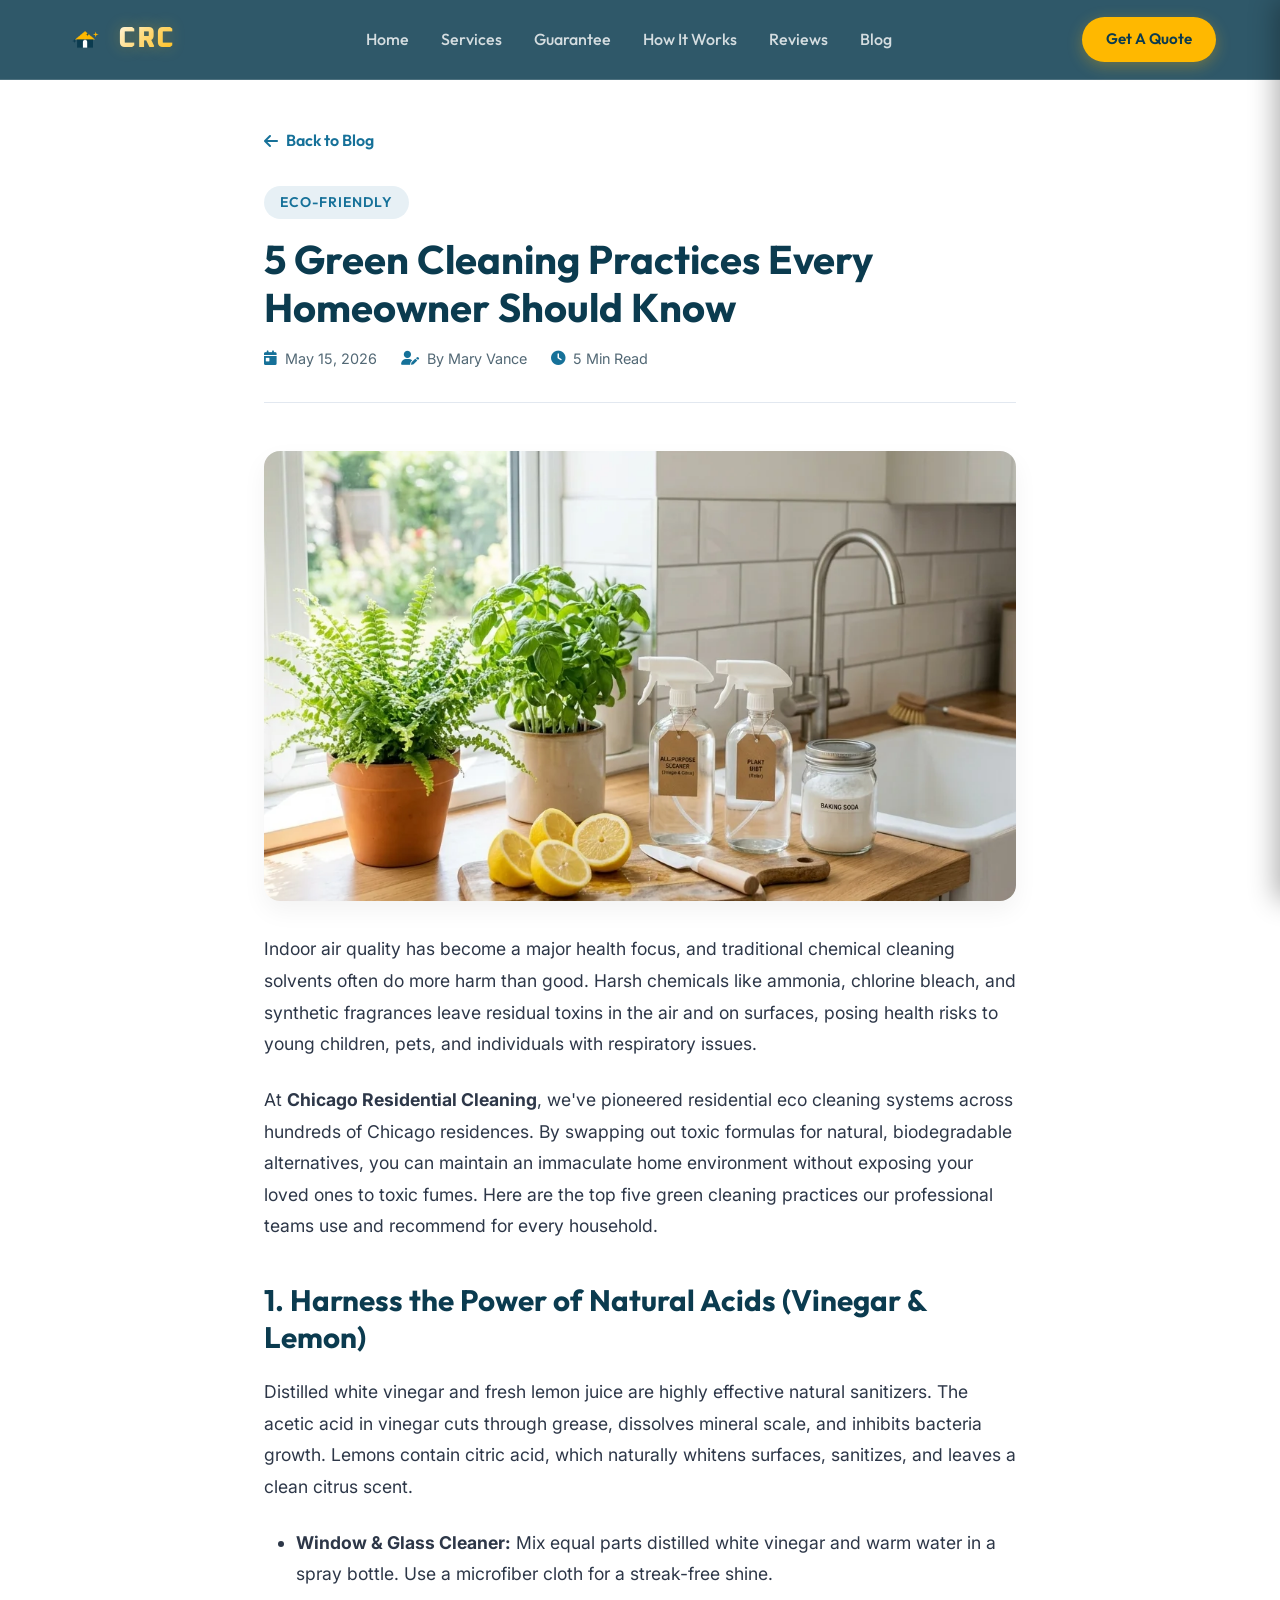
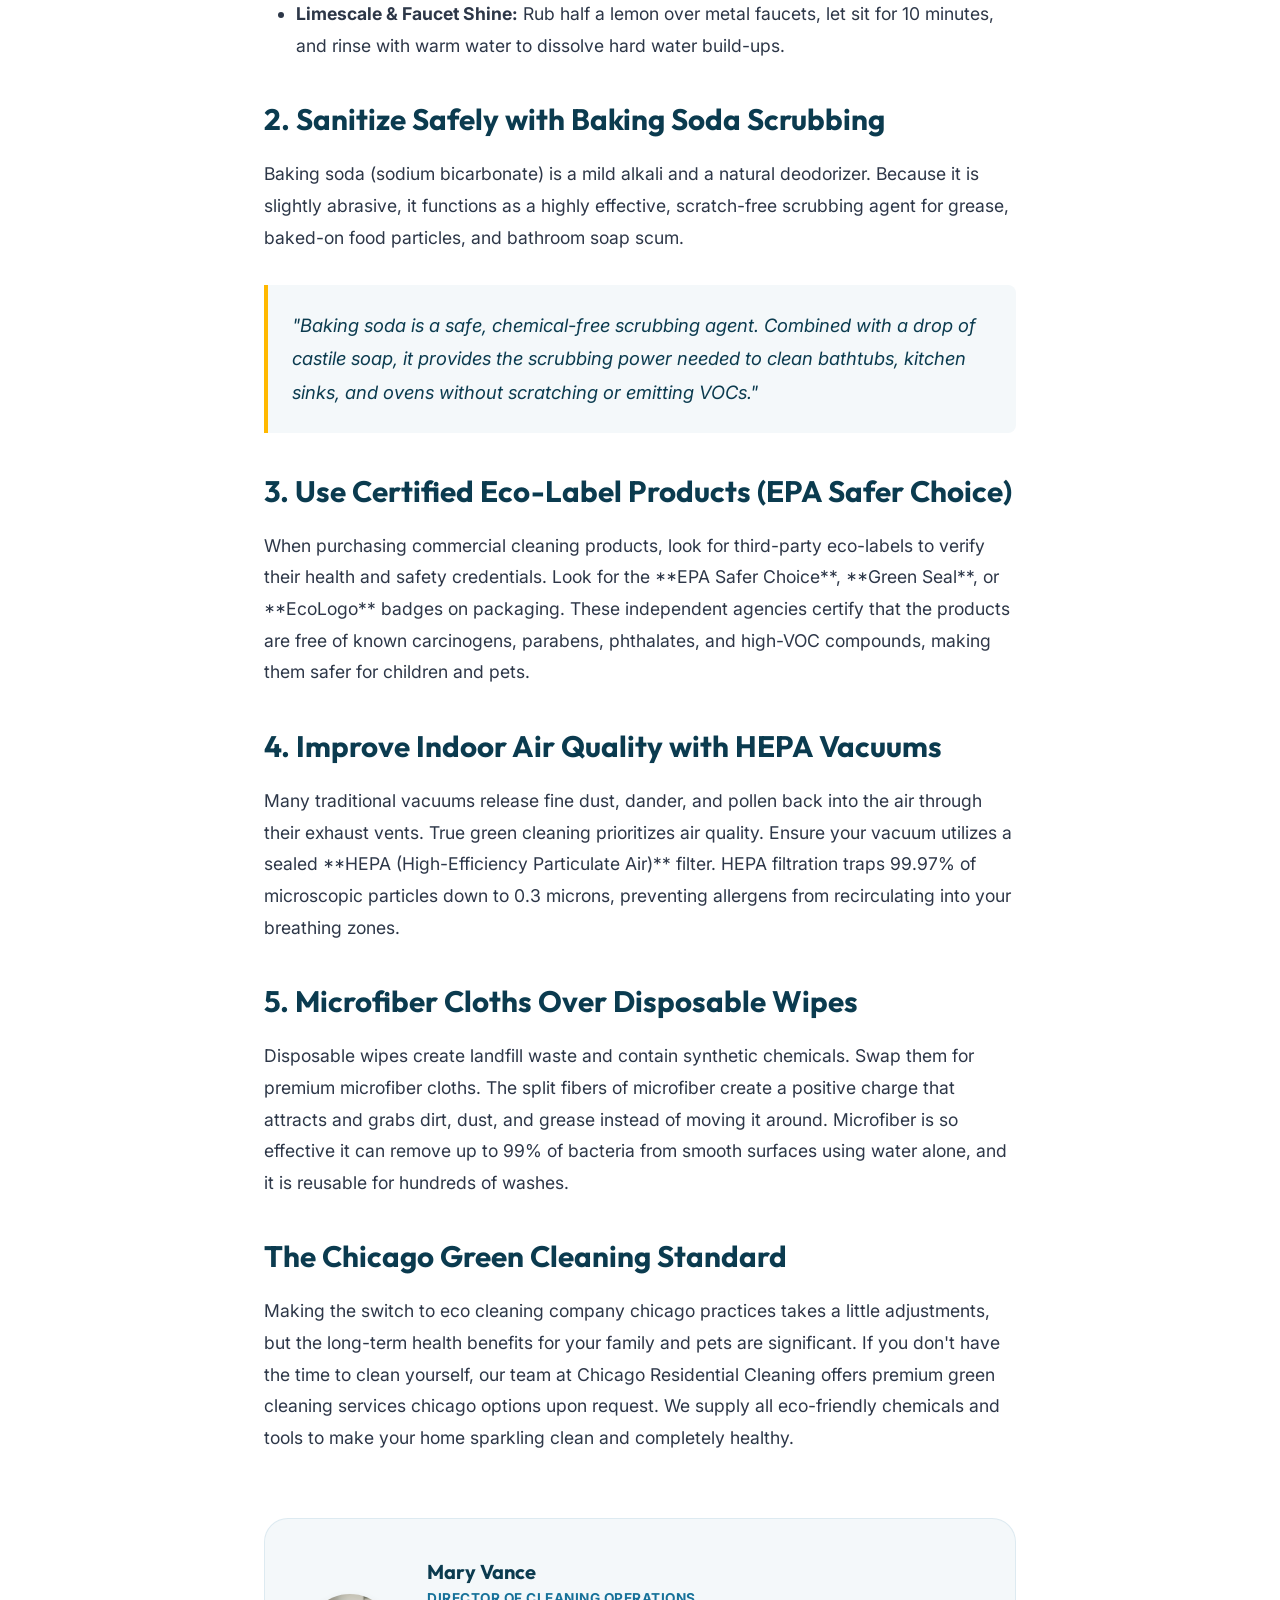
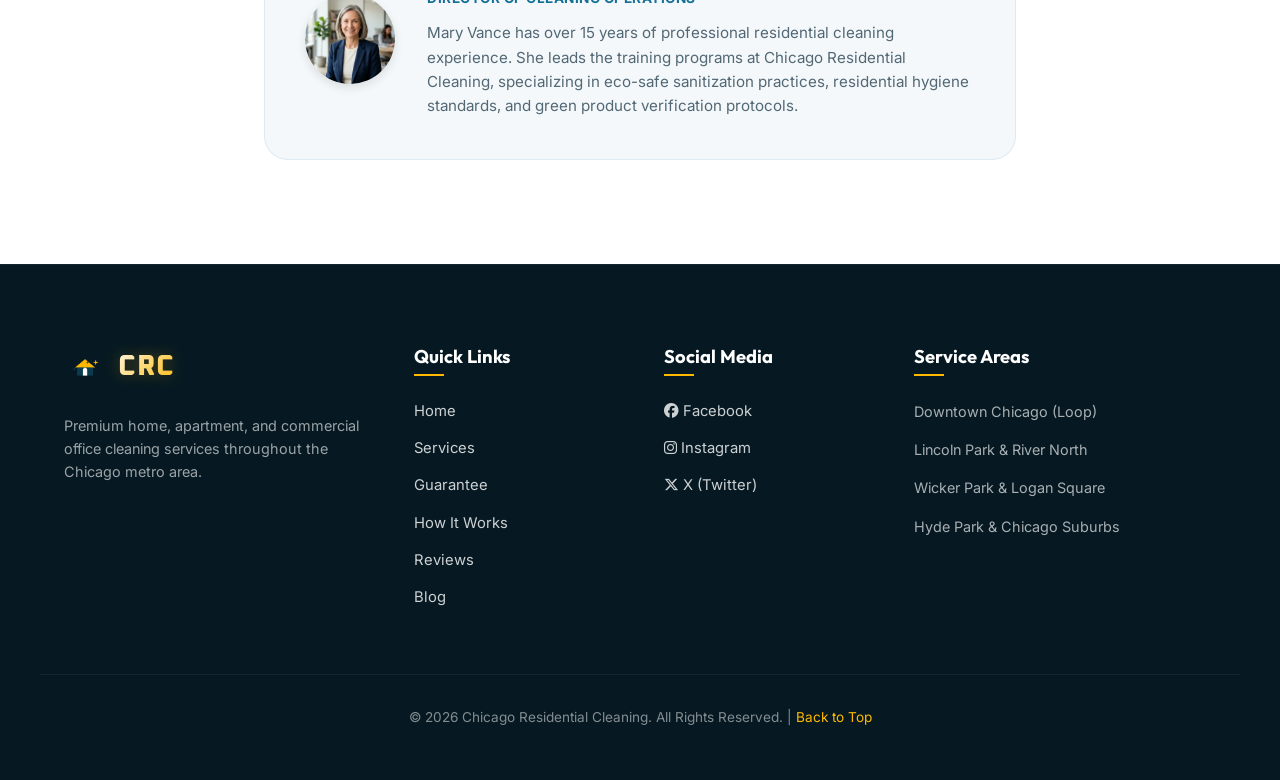
<file: blog/5-green-cleaning-practices.html>
<!DOCTYPE html>
<html lang="en">
<head>
  <meta charset="UTF-8">
  <meta name="viewport" content="width=device-width, initial-scale=1.0">
  
  <!-- SEO Meta Tags -->
  <title>5 Green Cleaning Practices Every Homeowner Should Know | Chicago Green Cleaning Guide</title>
  <meta name="description" content="Learn the 5 best green cleaning practices for a healthy home. Chicago Green Cleaning experts share safe, eco-friendly tips for kids and pets.">
  <meta name="keywords" content="chicago green cleaning, green cleaning services chicago, eco cleaning chicago, eco cleaning company chicago, cleaning services chicago suburbs">
  <link rel="canonical" href="https://chicagoresidentialcleaning.com/blog/5-green-cleaning-practices.html">
  
  <!-- Favicon -->
  <link rel="icon" type="image/png" href="../images/favicon.png">
  
  <!-- Fonts -->
  <link rel="preconnect" href="https://fonts.googleapis.com">
  <link rel="preconnect" href="https://fonts.gstatic.com" crossorigin>
  <link href="https://fonts.googleapis.com/css2?family=Inter:wght@300;400;500;600;700&family=Outfit:wght@300;400;500;600;700;800&family=Oxanium:wght@600;700;800&display=swap" rel="stylesheet">
  
  <!-- Stylesheets -->
  <link rel="stylesheet" href="../index.css">
  
  <!-- FontAwesome Icons -->
  <link rel="stylesheet" href="https://cdnjs.cloudflare.com/ajax/libs/font-awesome/6.4.0/css/all.min.css">

  <!-- JSON-LD Structured Data Schema (E-E-A-T & Semantic Optimization) -->
  <script type="application/ld-json">
  {
    "@context": "https://schema.org",
    "@type": "BlogPosting",
    "mainEntityOfPage": {
      "@type": "WebPage",
      "@id": "https://chicagoresidentialcleaning.com/blog/5-green-cleaning-practices.html"
    },
    "headline": "5 Green Cleaning Practices Every Homeowner Should Know",
    "description": "Discover easy ways to keep your home healthy using green cleaning products that are completely safe for kids and pets.",
    "datePublished": "2026-05-15T08:00:00+00:00",
    "dateModified": "2026-05-15T08:00:00+00:00",
    "author": {
      "@type": "Person",
      "name": "Mary Vance",
      "jobTitle": "Cleaning Operations Director",
      "worksFor": {
        "@type": "LocalBusiness",
        "name": "Chicago Residential Cleaning",
        "url": "https://chicagoresidentialcleaning.com/"
      }
    },
    "publisher": {
      "@type": "Organization",
      "name": "Chicago Residential Cleaning",
      "logo": {
        "@type": "ImageObject",
        "url": "https://chicagoresidentialcleaning.com/images/favicon.png"
      }
    }
  }
  </script>
</head>
<body>

  <!-- Sticky Glassmorphic Header -->
  <header id="header" class="site-header">
    <div class="header-container">
      <a href="../" class="logo-link" aria-label="Chicago Residential Cleaning Home">
        <div class="logo-badge">
          <img src="../images/logo-graphic.png" alt="Chicago Residential Cleaning logo emblem" width="48" height="48" class="logo-img">
          <span class="logo-text">CRC</span>
        </div>
      </a>
      
      <nav class="desktop-nav" aria-label="Main Navigation">
        <ul class="nav-links">
          <li><a href="../#home">Home</a></li>
          <li><a href="../#services">Services</a></li>
          <li><a href="../#guarantee">Guarantee</a></li>
          <li><a href="../#how-it-works">How It Works</a></li>
          <li><a href="../#testimonials">Reviews</a></li>
          <li><a href="../#blog">Blog</a></li>
        </ul>
      </nav>

      <div class="header-actions">
        <a href="../#quote" class="cta-button primary-cta">Get A Quote</a>
        <button class="mobile-menu-toggle" id="menuToggle" aria-label="Open navigation menu" aria-expanded="false" aria-controls="mobileDrawer">
          <span class="bar"></span>
          <span class="bar"></span>
          <span class="bar"></span>
        </button>
      </div>
    </div>
  </header>

  <!-- Mobile Slide-Out Drawer -->
  <div class="mobile-drawer" id="mobileDrawer" aria-hidden="true">
    <div class="drawer-header">
      <a href="../" class="logo-link-drawer">
        <div class="logo-badge">
          <img src="../images/logo-graphic.png" alt="Chicago Residential Cleaning logo emblem" width="40" height="40" class="logo-img">
          <span class="logo-text">CRC</span>
        </div>
      </a>
      <button class="drawer-close" id="drawerClose" aria-label="Close navigation menu">
        <i class="fa-solid fa-xmark"></i>
      </button>
    </div>
    <nav class="mobile-nav" aria-label="Mobile Navigation">
      <ul class="mobile-links">
        <li><a href="../#home">Home</a></li>
        <li><a href="../#services">Services</a></li>
        <li><a href="../#guarantee">Guarantee</a></li>
        <li><a href="../#how-it-works">How It Works</a></li>
        <li><a href="../#testimonials">Reviews</a></li>
        <li><a href="../#blog">Blog</a></li>
      </ul>
      <div class="drawer-actions">
        <a href="../#quote" class="cta-button primary-cta drawer-cta">Get A Quote</a>
      </div>
    </nav>
  </div>
  <div class="drawer-overlay" id="drawerOverlay"></div>

  <!-- Main Content Container -->
  <main>
    <section class="article-section">
      <div class="article-layout">
        
        <a href="../#blog" class="back-link">
          <i class="fa-solid fa-arrow-left"></i> Back to Blog
        </a>

        <article>
          <header class="article-header">
            <span class="section-badge">Eco-Friendly</span>
            <h1>5 Green Cleaning Practices Every Homeowner Should Know</h1>
            <div class="article-meta-info">
              <span><i class="fa-solid fa-calendar-day"></i> May 15, 2026</span>
              <span><i class="fa-solid fa-user-pen"></i> By Mary Vance</span>
              <span><i class="fa-solid fa-clock"></i> 5 Min Read</span>
            </div>
          </header>

          <div class="article-body">
            <img src="../images/blog_green_cleaning.webp" alt="Eco-friendly home cleaning products containing natural ingredients, key to Chicago green cleaning services" width="800" height="450" class="featured-image">
            <p>Indoor air quality has become a major health focus, and traditional chemical cleaning solvents often do more harm than good. Harsh chemicals like ammonia, chlorine bleach, and synthetic fragrances leave residual toxins in the air and on surfaces, posing health risks to young children, pets, and individuals with respiratory issues.</p>
            
            <p>At <strong>Chicago Residential Cleaning</strong>, we've pioneered residential eco cleaning systems across hundreds of Chicago residences. By swapping out toxic formulas for natural, biodegradable alternatives, you can maintain an immaculate home environment without exposing your loved ones to toxic fumes. Here are the top five green cleaning practices our professional teams use and recommend for every household.</p>

            <h2>1. Harness the Power of Natural Acids (Vinegar & Lemon)</h2>
            <p>Distilled white vinegar and fresh lemon juice are highly effective natural sanitizers. The acetic acid in vinegar cuts through grease, dissolves mineral scale, and inhibits bacteria growth. Lemons contain citric acid, which naturally whitens surfaces, sanitizes, and leaves a clean citrus scent.</p>
            <ul>
              <li><strong>Window & Glass Cleaner:</strong> Mix equal parts distilled white vinegar and warm water in a spray bottle. Use a microfiber cloth for a streak-free shine.</li>
              <li><strong>Limescale & Faucet Shine:</strong> Rub half a lemon over metal faucets, let sit for 10 minutes, and rinse with warm water to dissolve hard water build-ups.</li>
            </ul>

            <h2>2. Sanitize Safely with Baking Soda Scrubbing</h2>
            <p>Baking soda (sodium bicarbonate) is a mild alkali and a natural deodorizer. Because it is slightly abrasive, it functions as a highly effective, scratch-free scrubbing agent for grease, baked-on food particles, and bathroom soap scum.</p>
            <blockquote>
              "Baking soda is a safe, chemical-free scrubbing agent. Combined with a drop of castile soap, it provides the scrubbing power needed to clean bathtubs, kitchen sinks, and ovens without scratching or emitting VOCs."
            </blockquote>

            <h2>3. Use Certified Eco-Label Products (EPA Safer Choice)</h2>
            <p>When purchasing commercial cleaning products, look for third-party eco-labels to verify their health and safety credentials. Look for the **EPA Safer Choice**, **Green Seal**, or **EcoLogo** badges on packaging. These independent agencies certify that the products are free of known carcinogens, parabens, phthalates, and high-VOC compounds, making them safer for children and pets.</p>

            <h2>4. Improve Indoor Air Quality with HEPA Vacuums</h2>
            <p>Many traditional vacuums release fine dust, dander, and pollen back into the air through their exhaust vents. True green cleaning prioritizes air quality. Ensure your vacuum utilizes a sealed **HEPA (High-Efficiency Particulate Air)** filter. HEPA filtration traps 99.97% of microscopic particles down to 0.3 microns, preventing allergens from recirculating into your breathing zones.</p>

            <h2>5. Microfiber Cloths Over Disposable Wipes</h2>
            <p>Disposable wipes create landfill waste and contain synthetic chemicals. Swap them for premium microfiber cloths. The split fibers of microfiber create a positive charge that attracts and grabs dirt, dust, and grease instead of moving it around. Microfiber is so effective it can remove up to 99% of bacteria from smooth surfaces using water alone, and it is reusable for hundreds of washes.</p>

            <h2>The Chicago Green Cleaning Standard</h2>
            <p>Making the switch to eco cleaning company chicago practices takes a little adjustments, but the long-term health benefits for your family and pets are significant. If you don't have the time to clean yourself, our team at Chicago Residential Cleaning offers premium green cleaning services chicago options upon request. We supply all eco-friendly chemicals and tools to make your home sparkling clean and completely healthy.</p>
          </div>

          <footer class="author-bio-card">
            <img src="../images/author_mary_vance.webp" alt="Mary Vance, Director of Cleaning Operations at Chicago Residential Cleaning" width="90" height="90" class="author-avatar-img">
            <div class="author-details">
              <h3>Mary Vance</h3>
              <span class="author-title">Director of Cleaning Operations</span>
              <p>Mary Vance has over 15 years of professional residential cleaning experience. She leads the training programs at Chicago Residential Cleaning, specializing in eco-safe sanitization practices, residential hygiene standards, and green product verification protocols.</p>
            </div>
          </footer>

        </article>
      </div>
    </section>
  </main>

  <!-- Footer -->
  <footer class="site-footer">
    <div class="footer-container">
      <div class="footer-brand">
        <a href="../" class="logo-link-footer">
          <div class="logo-badge">
            <img src="../images/logo-graphic.png" alt="Chicago Residential Cleaning logo emblem" width="40" height="40" class="logo-img" loading="lazy">
            <span class="logo-text">CRC</span>
          </div>
        </a>
        <p>Premium home, apartment, and commercial office cleaning services throughout the Chicago metro area.</p>
      </div>

      <div class="footer-links-group">
        <h3>Quick Links</h3>
        <ul class="footer-links">
          <li><a href="../#home">Home</a></li>
          <li><a href="../#services">Services</a></li>
          <li><a href="../#guarantee">Guarantee</a></li>
          <li><a href="../#how-it-works">How It Works</a></li>
          <li><a href="../#testimonials">Reviews</a></li>
          <li><a href="../#blog">Blog</a></li>
        </ul>
      </div>

      <div class="footer-links-group">
        <h3>Social Media</h3>
        <ul class="footer-links">
          <li><a href="https://facebook.com/" target="_blank" rel="noopener noreferrer"><i class="fa-brands fa-facebook"></i> Facebook</a></li>
          <li><a href="https://instagram.com/" target="_blank" rel="noopener noreferrer"><i class="fa-brands fa-instagram"></i> Instagram</a></li>
          <li><a href="https://twitter.com/" target="_blank" rel="noopener noreferrer"><i class="fa-brands fa-x-twitter"></i> X (Twitter)</a></li>
        </ul>
      </div>

      <div class="footer-links-group">
        <h3>Service Areas</h3>
        <ul class="footer-links">
          <li><span>Downtown Chicago (Loop)</span></li>
          <li><span>Lincoln Park & River North</span></li>
          <li><span>Wicker Park & Logan Square</span></li>
          <li><span>Hyde Park & Chicago Suburbs</span></li>
        </ul>
      </div>
    </div>

    <div class="footer-bottom">
      <p>&copy; 2026 Chicago Residential Cleaning. All Rights Reserved. | <a href="#header">Back to Top</a></p>
    </div>
  </footer>

  <!-- Scripts -->
  <script src="../js/main.js"></script>
</body>
</html>
</file>
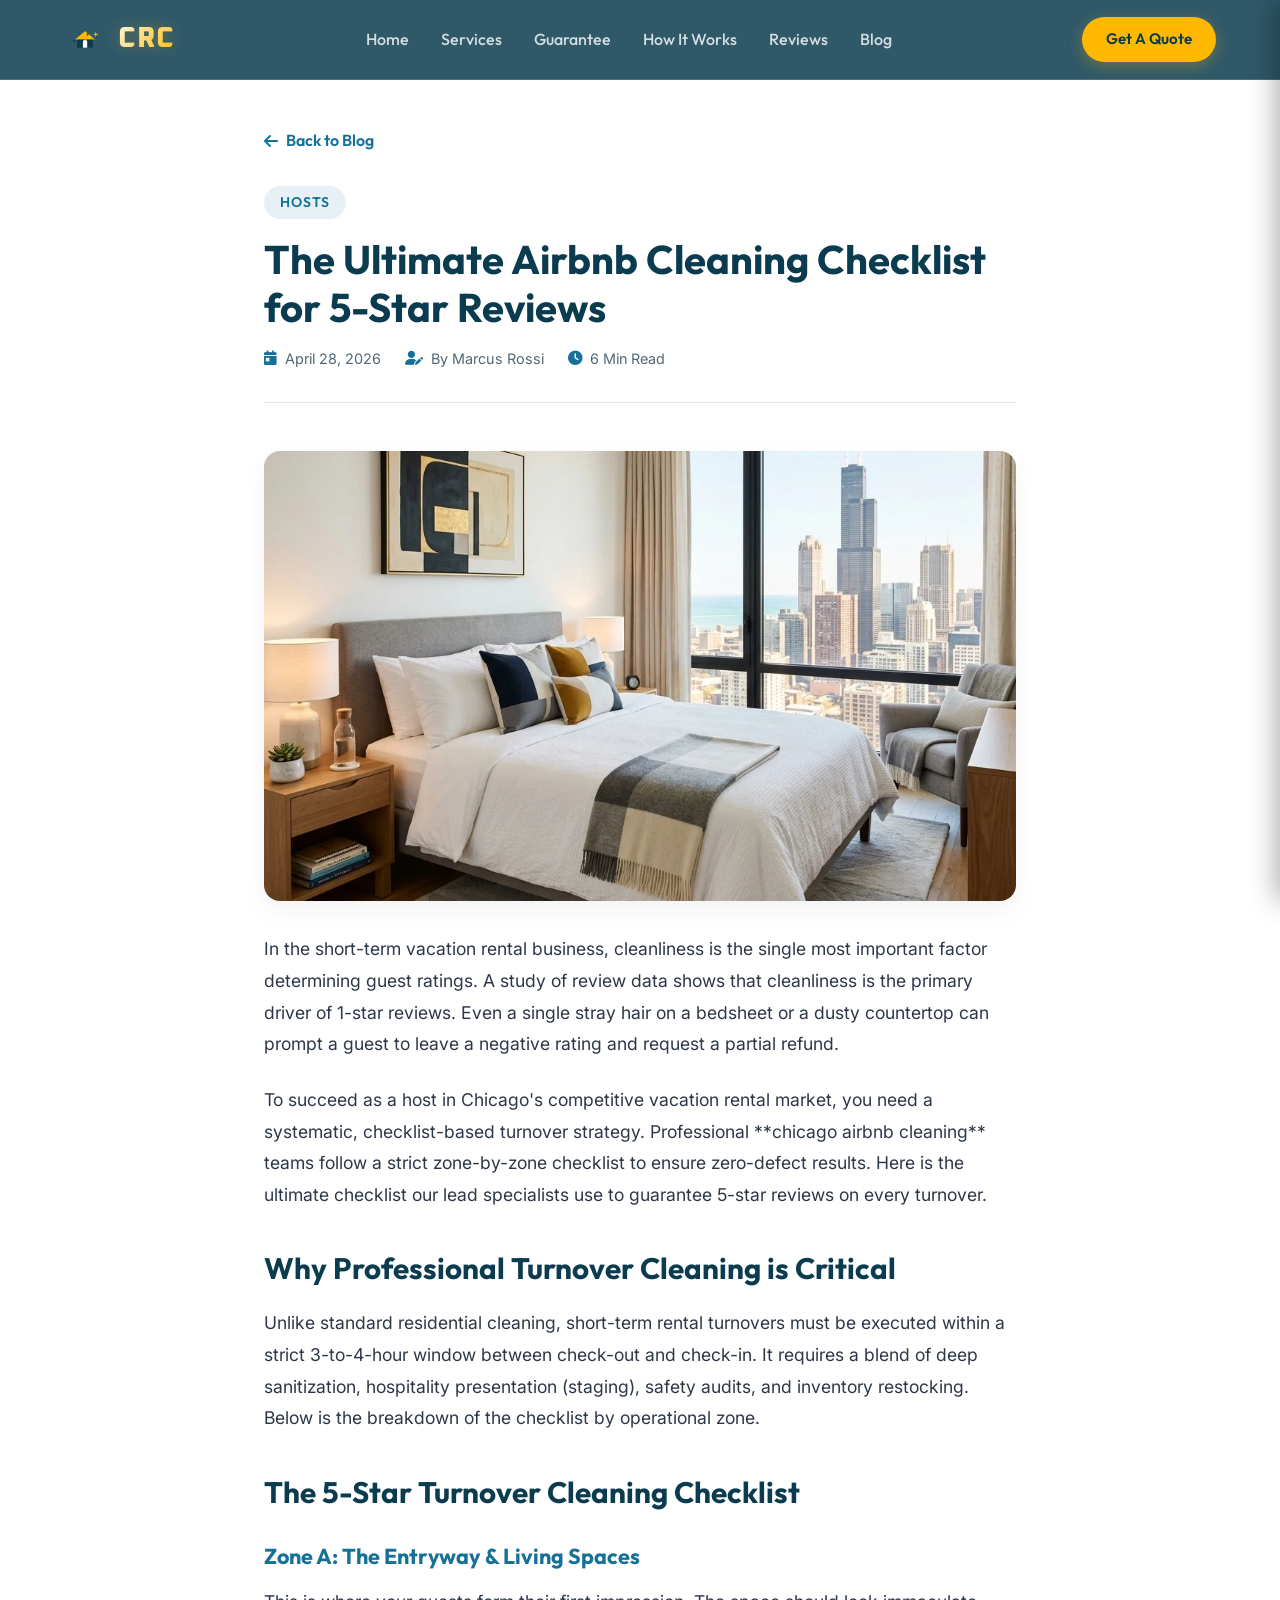
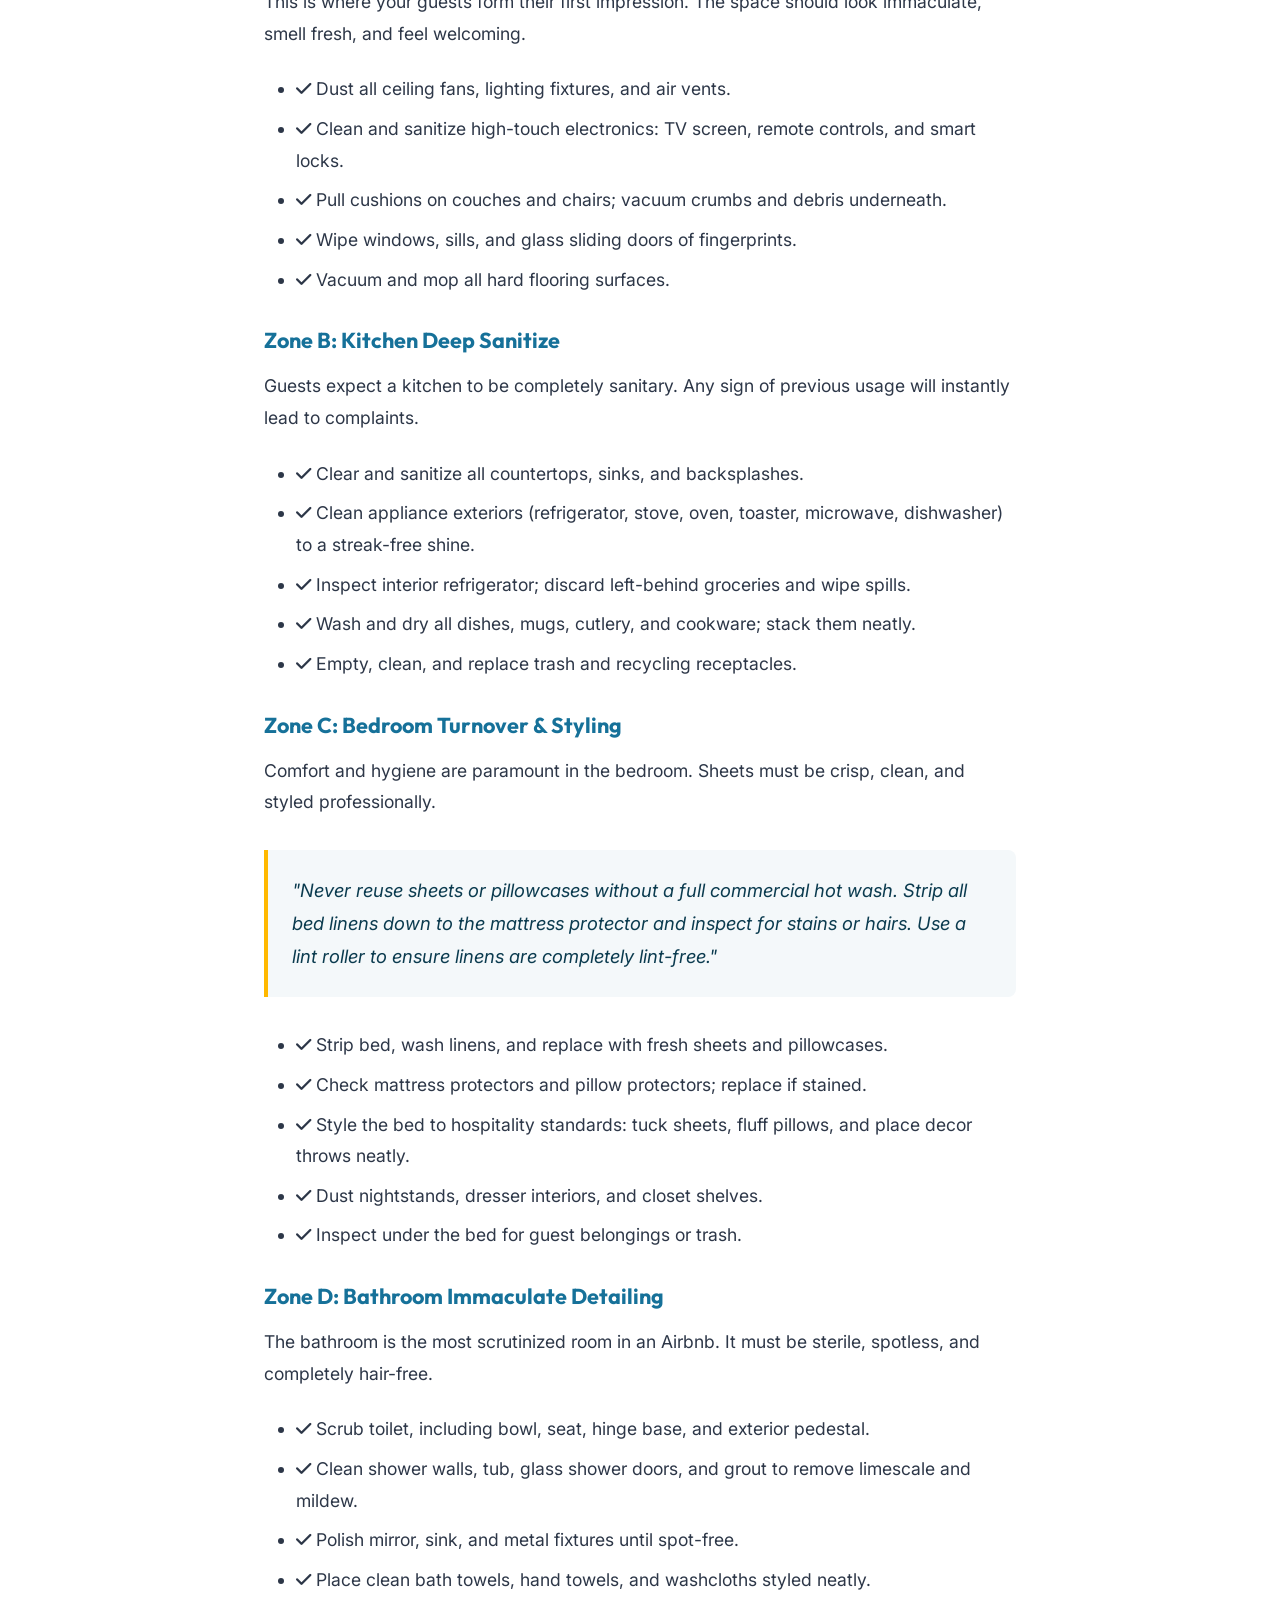
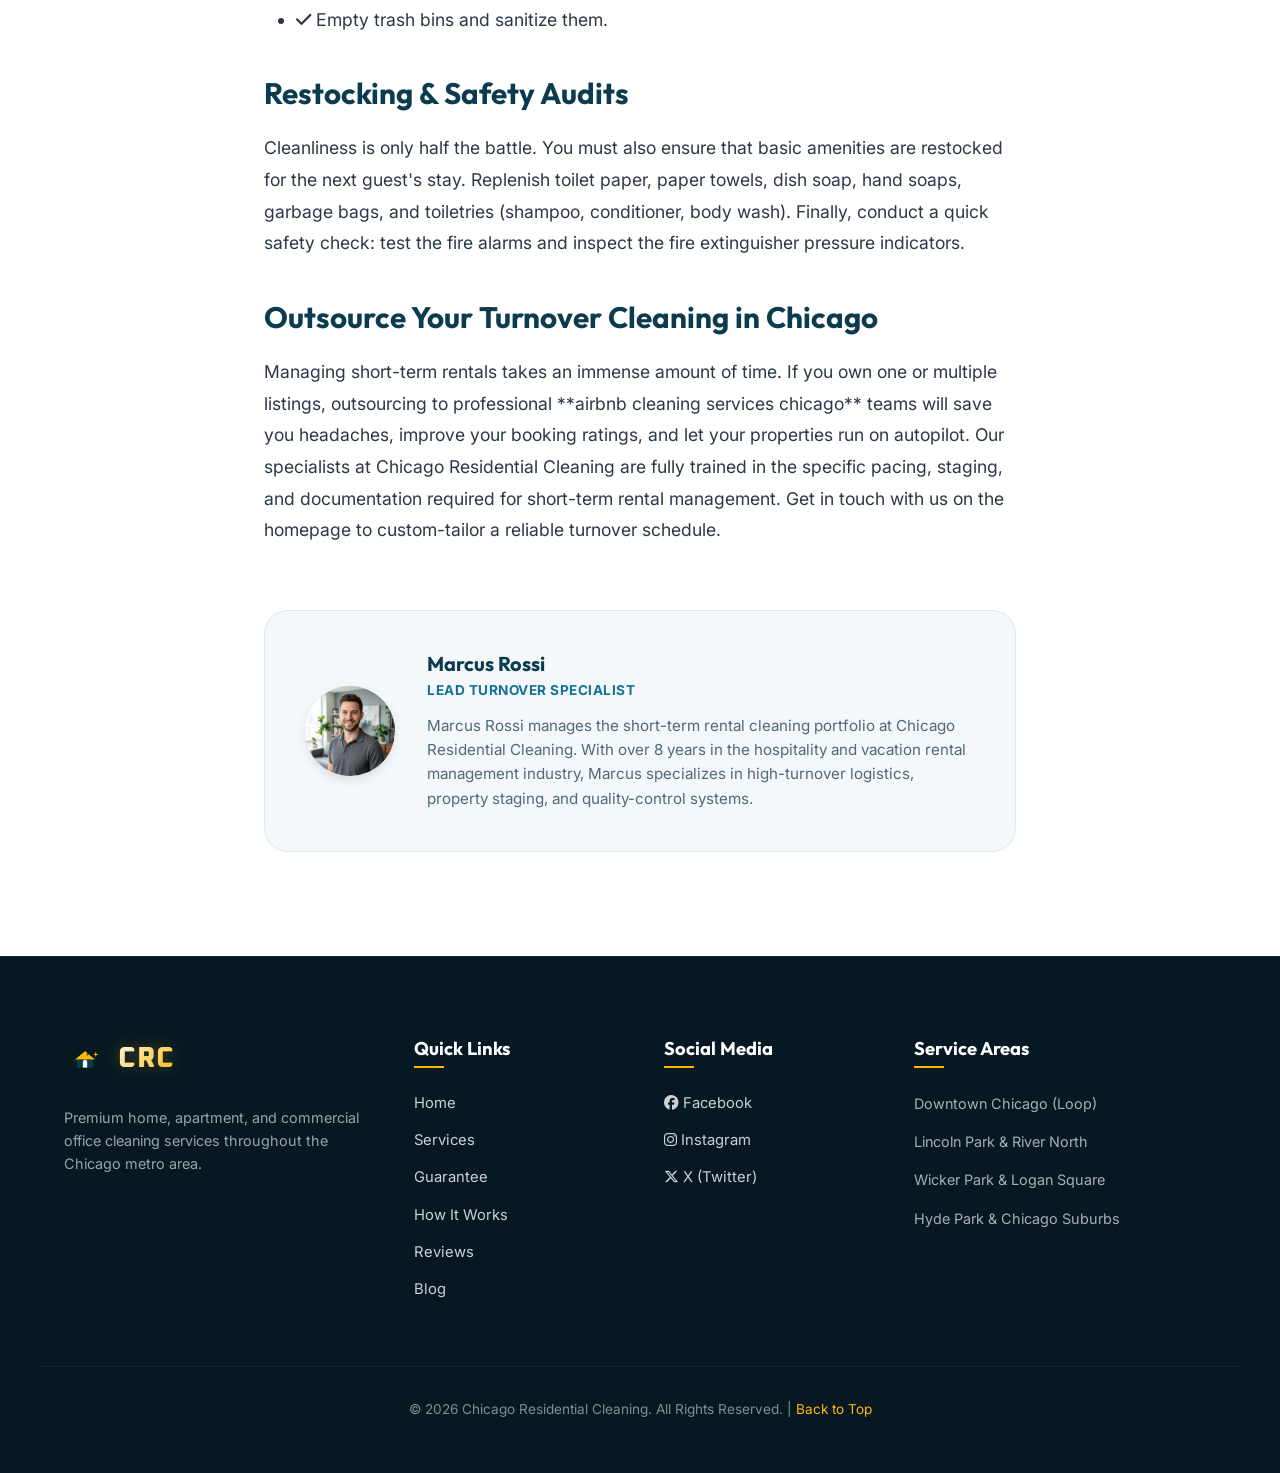
<file: blog/airbnb-cleaning-checklist.html>
<!DOCTYPE html>
<html lang="en">
<head>
  <meta charset="UTF-8">
  <meta name="viewport" content="width=device-width, initial-scale=1.0">
  
  <!-- SEO Meta Tags -->
  <title>The Ultimate Airbnb Cleaning Checklist for 5-Star Reviews | Chicago Airbnb Cleaning</title>
  <meta name="description" content="Supercharge your rental reviews with the ultimate Airbnb cleaning checklist. Chicago airbnb cleaning service pros detail steps for 5-star turnovers.">
  <meta name="keywords" content="airbnb cleaning chicago, airbnb cleaning service chicago, airbnb cleaning services chicago, chicago airbnb cleaning, move out cleaning chicago cost">
  <link rel="canonical" href="https://chicagoresidentialcleaning.com/blog/airbnb-cleaning-checklist.html">
  
  <!-- Favicon -->
  <link rel="icon" type="image/png" href="../images/favicon.png">
  
  <!-- Fonts -->
  <link rel="preconnect" href="https://fonts.googleapis.com">
  <link rel="preconnect" href="https://fonts.gstatic.com" crossorigin>
  <link href="https://fonts.googleapis.com/css2?family=Inter:wght@300;400;500;600;700&family=Outfit:wght@300;400;500;600;700;800&family=Oxanium:wght@600;700;800&display=swap" rel="stylesheet">
  
  <!-- Stylesheets -->
  <link rel="stylesheet" href="../index.css">
  
  <!-- FontAwesome Icons -->
  <link rel="stylesheet" href="https://cdnjs.cloudflare.com/ajax/libs/font-awesome/6.4.0/css/all.min.css">

  <!-- JSON-LD Structured Data Schema -->
  <script type="application/ld-json">
  {
    "@context": "https://schema.org",
    "@type": "BlogPosting",
    "mainEntityOfPage": {
      "@type": "WebPage",
      "@id": "https://chicagoresidentialcleaning.com/blog/airbnb-cleaning-checklist.html"
    },
    "headline": "The Ultimate Airbnb Cleaning Checklist for 5-Star Reviews",
    "description": "Ensure your rental turnover is perfect. Learn how our professional airbnb cleaning services chicago check off every key zone.",
    "datePublished": "2026-04-28T08:00:00+00:00",
    "dateModified": "2026-04-28T08:00:00+00:00",
    "author": {
      "@type": "Person",
      "name": "Marcus Rossi",
      "jobTitle": "Lead Turnover Specialist",
      "worksFor": {
        "@type": "LocalBusiness",
        "name": "Chicago Residential Cleaning",
        "url": "https://chicagoresidentialcleaning.com/"
      }
    },
    "publisher": {
      "@type": "Organization",
      "name": "Chicago Residential Cleaning",
      "logo": {
        "@type": "ImageObject",
        "url": "https://chicagoresidentialcleaning.com/images/favicon.png"
      }
    }
  }
  </script>
</head>
<body>

  <!-- Sticky Glassmorphic Header -->
  <header id="header" class="site-header">
    <div class="header-container">
      <a href="../" class="logo-link" aria-label="Chicago Residential Cleaning Home">
        <div class="logo-badge">
          <img src="../images/logo-graphic.png" alt="Chicago Residential Cleaning logo emblem" width="48" height="48" class="logo-img">
          <span class="logo-text">CRC</span>
        </div>
      </a>
      
      <nav class="desktop-nav" aria-label="Main Navigation">
        <ul class="nav-links">
          <li><a href="../#home">Home</a></li>
          <li><a href="../#services">Services</a></li>
          <li><a href="../#guarantee">Guarantee</a></li>
          <li><a href="../#how-it-works">How It Works</a></li>
          <li><a href="../#testimonials">Reviews</a></li>
          <li><a href="../#blog">Blog</a></li>
        </ul>
      </nav>

      <div class="header-actions">
        <a href="../#quote" class="cta-button primary-cta">Get A Quote</a>
        <button class="mobile-menu-toggle" id="menuToggle" aria-label="Open navigation menu" aria-expanded="false" aria-controls="mobileDrawer">
          <span class="bar"></span>
          <span class="bar"></span>
          <span class="bar"></span>
        </button>
      </div>
    </div>
  </header>

  <!-- Mobile Slide-Out Drawer -->
  <div class="mobile-drawer" id="mobileDrawer" aria-hidden="true">
    <div class="drawer-header">
      <a href="../" class="logo-link-drawer">
        <div class="logo-badge">
          <img src="../images/logo-graphic.png" alt="Chicago Residential Cleaning logo emblem" width="40" height="40" class="logo-img">
          <span class="logo-text">CRC</span>
        </div>
      </a>
      <button class="drawer-close" id="drawerClose" aria-label="Close navigation menu">
        <i class="fa-solid fa-xmark"></i>
      </button>
    </div>
    <nav class="mobile-nav" aria-label="Mobile Navigation">
      <ul class="mobile-links">
        <li><a href="../#home">Home</a></li>
        <li><a href="../#services">Services</a></li>
        <li><a href="../#guarantee">Guarantee</a></li>
        <li><a href="../#how-it-works">How It Works</a></li>
        <li><a href="../#testimonials">Reviews</a></li>
        <li><a href="../#blog">Blog</a></li>
      </ul>
      <div class="drawer-actions">
        <a href="../#quote" class="cta-button primary-cta drawer-cta">Get A Quote</a>
      </div>
    </nav>
  </div>
  <div class="drawer-overlay" id="drawerOverlay"></div>

  <!-- Main Content Container -->
  <main>
    <section class="article-section">
      <div class="article-layout">
        
        <a href="../#blog" class="back-link">
          <i class="fa-solid fa-arrow-left"></i> Back to Blog
        </a>

        <article>
          <header class="article-header">
            <span class="section-badge">Hosts</span>
            <h1>The Ultimate Airbnb Cleaning Checklist for 5-Star Reviews</h1>
            <div class="article-meta-info">
              <span><i class="fa-solid fa-calendar-day"></i> April 28, 2026</span>
              <span><i class="fa-solid fa-user-pen"></i> By Marcus Rossi</span>
              <span><i class="fa-solid fa-clock"></i> 6 Min Read</span>
            </div>
          </header>

          <div class="article-body">
            <img src="../images/blog_airbnb_checklist.webp" alt="A professionally styled and clean apartment bedroom prepared by our Airbnb cleaning Chicago specialists" width="800" height="450" class="featured-image">
            <p>In the short-term vacation rental business, cleanliness is the single most important factor determining guest ratings. A study of review data shows that cleanliness is the primary driver of 1-star reviews. Even a single stray hair on a bedsheet or a dusty countertop can prompt a guest to leave a negative rating and request a partial refund.</p>
            
            <p>To succeed as a host in Chicago's competitive vacation rental market, you need a systematic, checklist-based turnover strategy. Professional **chicago airbnb cleaning** teams follow a strict zone-by-zone checklist to ensure zero-defect results. Here is the ultimate checklist our lead specialists use to guarantee 5-star reviews on every turnover.</p>

            <h2>Why Professional Turnover Cleaning is Critical</h2>
            <p>Unlike standard residential cleaning, short-term rental turnovers must be executed within a strict 3-to-4-hour window between check-out and check-in. It requires a blend of deep sanitization, hospitality presentation (staging), safety audits, and inventory restocking. Below is the breakdown of the checklist by operational zone.</p>

            <h2>The 5-Star Turnover Cleaning Checklist</h2>

            <h3>Zone A: The Entryway & Living Spaces</h3>
            <p>This is where your guests form their first impression. The space should look immaculate, smell fresh, and feel welcoming.</p>
            <ul>
              <li><i class="fa-solid fa-check"></i> Dust all ceiling fans, lighting fixtures, and air vents.</li>
              <li><i class="fa-solid fa-check"></i> Clean and sanitize high-touch electronics: TV screen, remote controls, and smart locks.</li>
              <li><i class="fa-solid fa-check"></i> Pull cushions on couches and chairs; vacuum crumbs and debris underneath.</li>
              <li><i class="fa-solid fa-check"></i> Wipe windows, sills, and glass sliding doors of fingerprints.</li>
              <li><i class="fa-solid fa-check"></i> Vacuum and mop all hard flooring surfaces.</li>
            </ul>

            <h3>Zone B: Kitchen Deep Sanitize</h3>
            <p>Guests expect a kitchen to be completely sanitary. Any sign of previous usage will instantly lead to complaints.</p>
            <ul>
              <li><i class="fa-solid fa-check"></i> Clear and sanitize all countertops, sinks, and backsplashes.</li>
              <li><i class="fa-solid fa-check"></i> Clean appliance exteriors (refrigerator, stove, oven, toaster, microwave, dishwasher) to a streak-free shine.</li>
              <li><i class="fa-solid fa-check"></i> Inspect interior refrigerator; discard left-behind groceries and wipe spills.</li>
              <li><i class="fa-solid fa-check"></i> Wash and dry all dishes, mugs, cutlery, and cookware; stack them neatly.</li>
              <li><i class="fa-solid fa-check"></i> Empty, clean, and replace trash and recycling receptacles.</li>
            </ul>

            <h3>Zone C: Bedroom Turnover & Styling</h3>
            <p>Comfort and hygiene are paramount in the bedroom. Sheets must be crisp, clean, and styled professionally.</p>
            <blockquote>
              "Never reuse sheets or pillowcases without a full commercial hot wash. Strip all bed linens down to the mattress protector and inspect for stains or hairs. Use a lint roller to ensure linens are completely lint-free."
            </blockquote>
            <ul>
              <li><i class="fa-solid fa-check"></i> Strip bed, wash linens, and replace with fresh sheets and pillowcases.</li>
              <li><i class="fa-solid fa-check"></i> Check mattress protectors and pillow protectors; replace if stained.</li>
              <li><i class="fa-solid fa-check"></i> Style the bed to hospitality standards: tuck sheets, fluff pillows, and place decor throws neatly.</li>
              <li><i class="fa-solid fa-check"></i> Dust nightstands, dresser interiors, and closet shelves.</li>
              <li><i class="fa-solid fa-check"></i> Inspect under the bed for guest belongings or trash.</li>
            </ul>

            <h3>Zone D: Bathroom Immaculate Detailing</h3>
            <p>The bathroom is the most scrutinized room in an Airbnb. It must be sterile, spotless, and completely hair-free.</p>
            <ul>
              <li><i class="fa-solid fa-check"></i> Scrub toilet, including bowl, seat, hinge base, and exterior pedestal.</li>
              <li><i class="fa-solid fa-check"></i> Clean shower walls, tub, glass shower doors, and grout to remove limescale and mildew.</li>
              <li><i class="fa-solid fa-check"></i> Polish mirror, sink, and metal fixtures until spot-free.</li>
              <li><i class="fa-solid fa-check"></i> Place clean bath towels, hand towels, and washcloths styled neatly.</li>
              <li><i class="fa-solid fa-check"></i> Empty trash bins and sanitize them.</li>
            </ul>

            <h2>Restocking & Safety Audits</h2>
            <p>Cleanliness is only half the battle. You must also ensure that basic amenities are restocked for the next guest's stay. Replenish toilet paper, paper towels, dish soap, hand soaps, garbage bags, and toiletries (shampoo, conditioner, body wash). Finally, conduct a quick safety check: test the fire alarms and inspect the fire extinguisher pressure indicators.</p>

            <h2>Outsource Your Turnover Cleaning in Chicago</h2>
            <p>Managing short-term rentals takes an immense amount of time. If you own one or multiple listings, outsourcing to professional **airbnb cleaning services chicago** teams will save you headaches, improve your booking ratings, and let your properties run on autopilot. Our specialists at Chicago Residential Cleaning are fully trained in the specific pacing, staging, and documentation required for short-term rental management. Get in touch with us on the homepage to custom-tailor a reliable turnover schedule.</p>
          </div>

          <footer class="author-bio-card">
            <img src="../images/author_marcus_rossi.webp" alt="Marcus Rossi, Lead Turnover Specialist at Chicago Residential Cleaning" width="90" height="90" class="author-avatar-img">
            <div class="author-details">
              <h3>Marcus Rossi</h3>
              <span class="author-title">Lead Turnover Specialist</span>
              <p>Marcus Rossi manages the short-term rental cleaning portfolio at Chicago Residential Cleaning. With over 8 years in the hospitality and vacation rental management industry, Marcus specializes in high-turnover logistics, property staging, and quality-control systems.</p>
            </div>
          </footer>

        </article>
      </div>
    </section>
  </main>

  <!-- Footer -->
  <footer class="site-footer">
    <div class="footer-container">
      <div class="footer-brand">
        <a href="../" class="logo-link-footer">
          <div class="logo-badge">
            <img src="../images/logo-graphic.png" alt="Chicago Residential Cleaning logo emblem" width="40" height="40" class="logo-img" loading="lazy">
            <span class="logo-text">CRC</span>
          </div>
        </a>
        <p>Premium home, apartment, and commercial office cleaning services throughout the Chicago metro area.</p>
      </div>

      <div class="footer-links-group">
        <h3>Quick Links</h3>
        <ul class="footer-links">
          <li><a href="../#home">Home</a></li>
          <li><a href="../#services">Services</a></li>
          <li><a href="../#guarantee">Guarantee</a></li>
          <li><a href="../#how-it-works">How It Works</a></li>
          <li><a href="../#testimonials">Reviews</a></li>
          <li><a href="../#blog">Blog</a></li>
        </ul>
      </div>

      <div class="footer-links-group">
        <h3>Social Media</h3>
        <ul class="footer-links">
          <li><a href="https://facebook.com/" target="_blank" rel="noopener noreferrer"><i class="fa-brands fa-facebook"></i> Facebook</a></li>
          <li><a href="https://instagram.com/" target="_blank" rel="noopener noreferrer"><i class="fa-brands fa-instagram"></i> Instagram</a></li>
          <li><a href="https://twitter.com/" target="_blank" rel="noopener noreferrer"><i class="fa-brands fa-x-twitter"></i> X (Twitter)</a></li>
        </ul>
      </div>

      <div class="footer-links-group">
        <h3>Service Areas</h3>
        <ul class="footer-links">
          <li><span>Downtown Chicago (Loop)</span></li>
          <li><span>Lincoln Park & River North</span></li>
          <li><span>Wicker Park & Logan Square</span></li>
          <li><span>Hyde Park & Chicago Suburbs</span></li>
        </ul>
      </div>
    </div>

    <div class="footer-bottom">
      <p>&copy; 2026 Chicago Residential Cleaning. All Rights Reserved. | <a href="#header">Back to Top</a></p>
    </div>
  </footer>

  <!-- Scripts -->
  <script src="../js/main.js"></script>
</body>
</html>
</file>
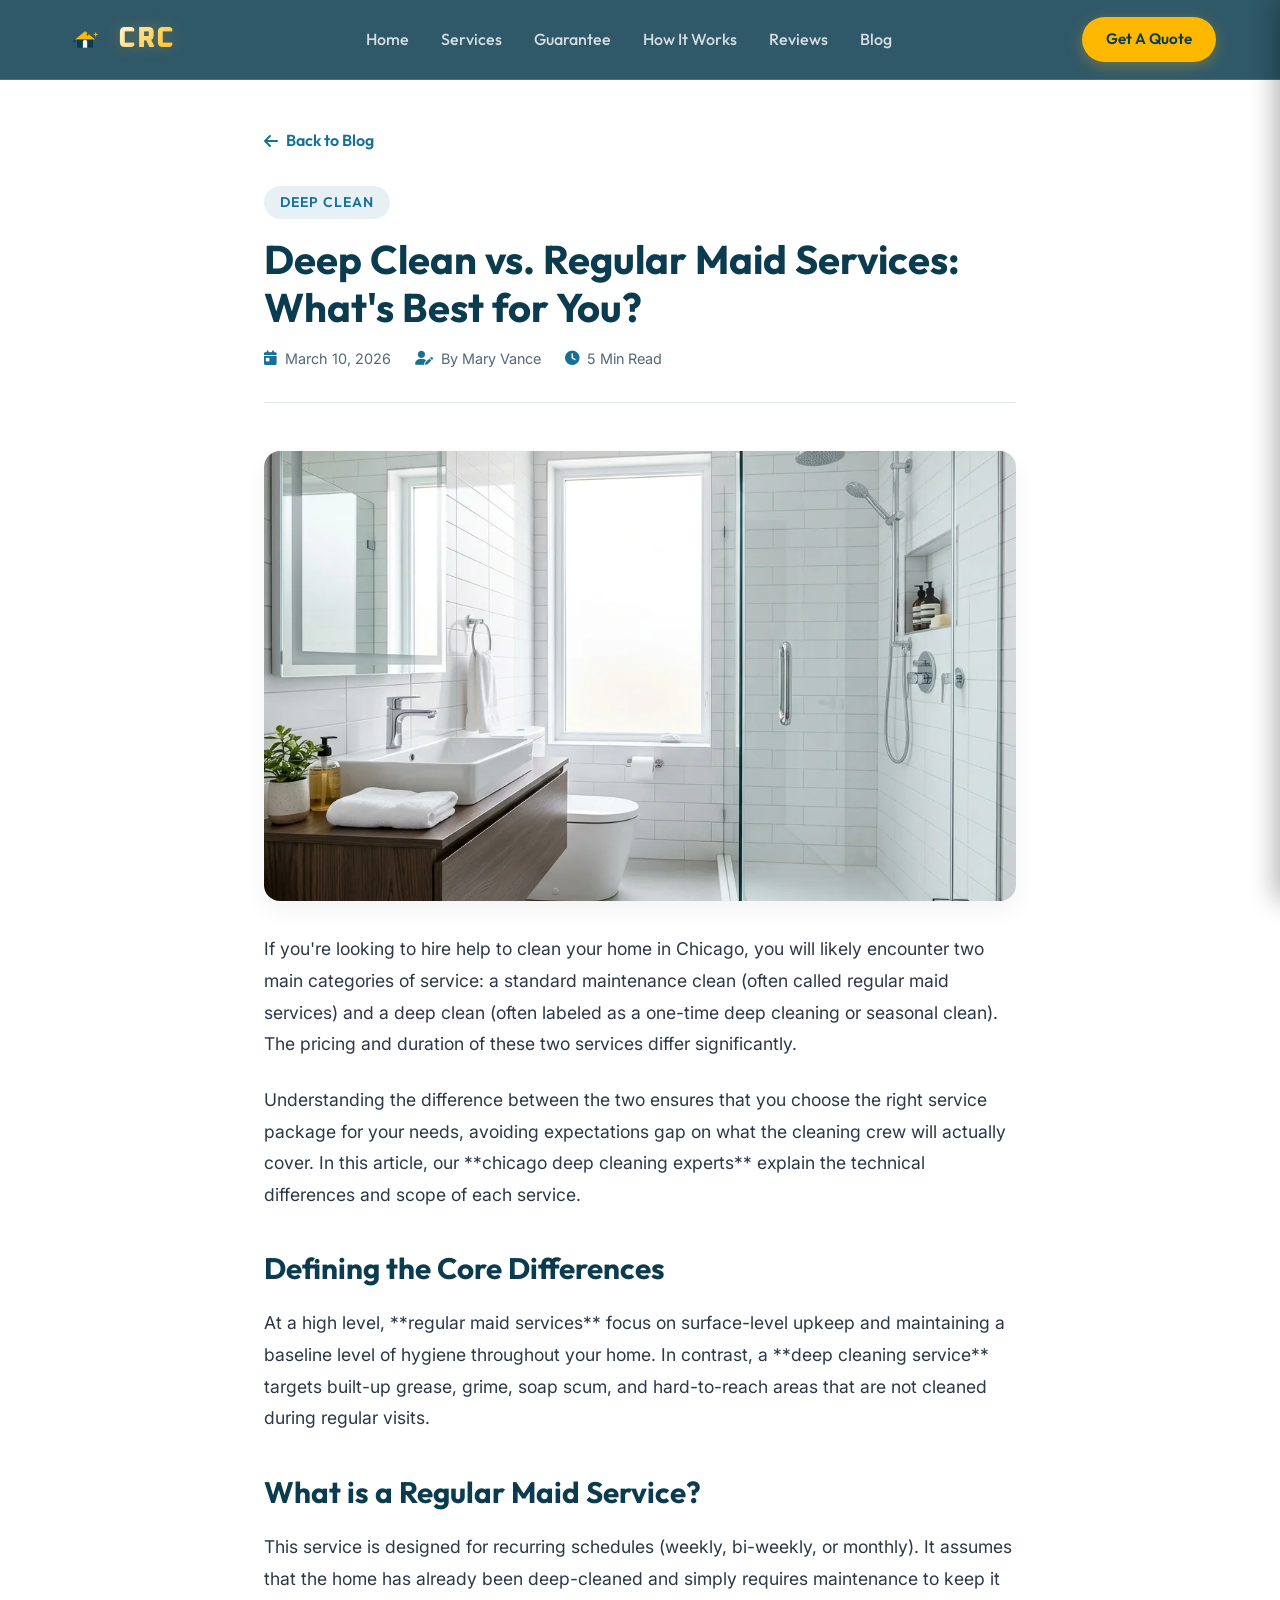
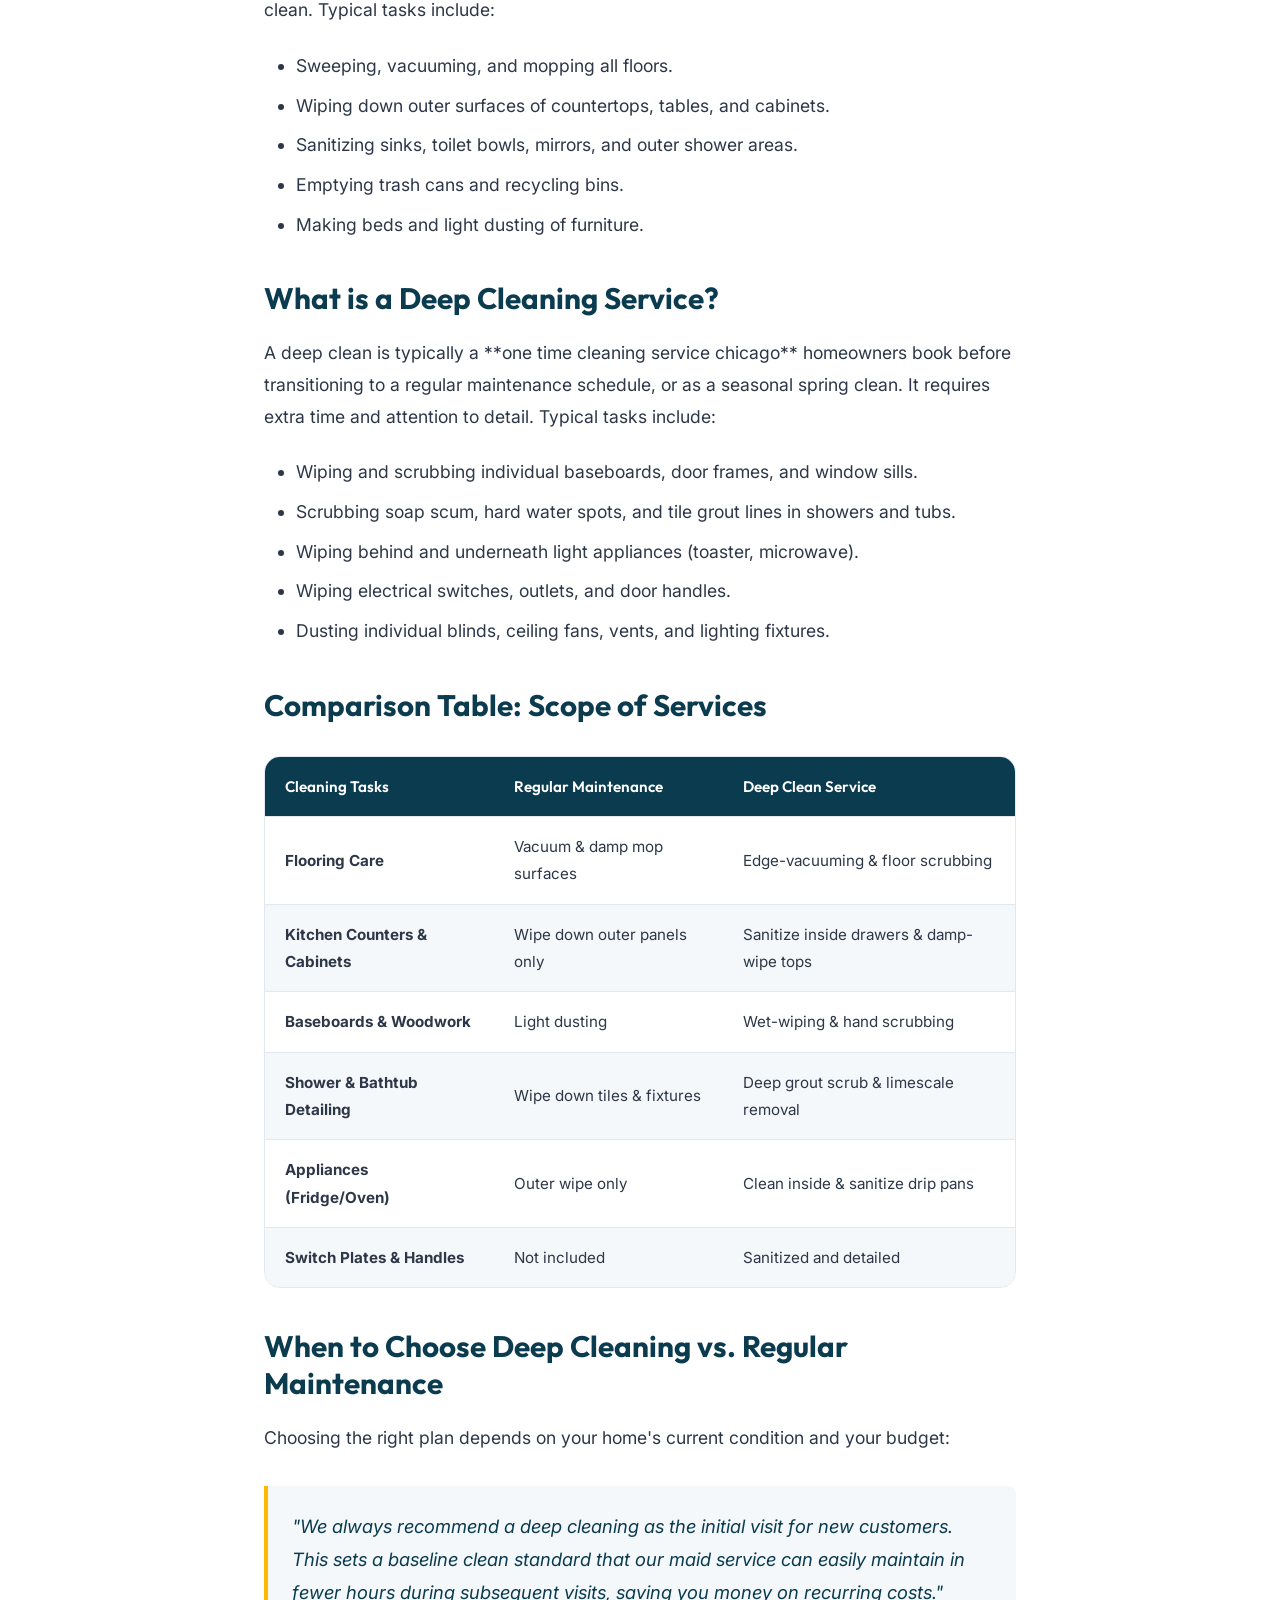
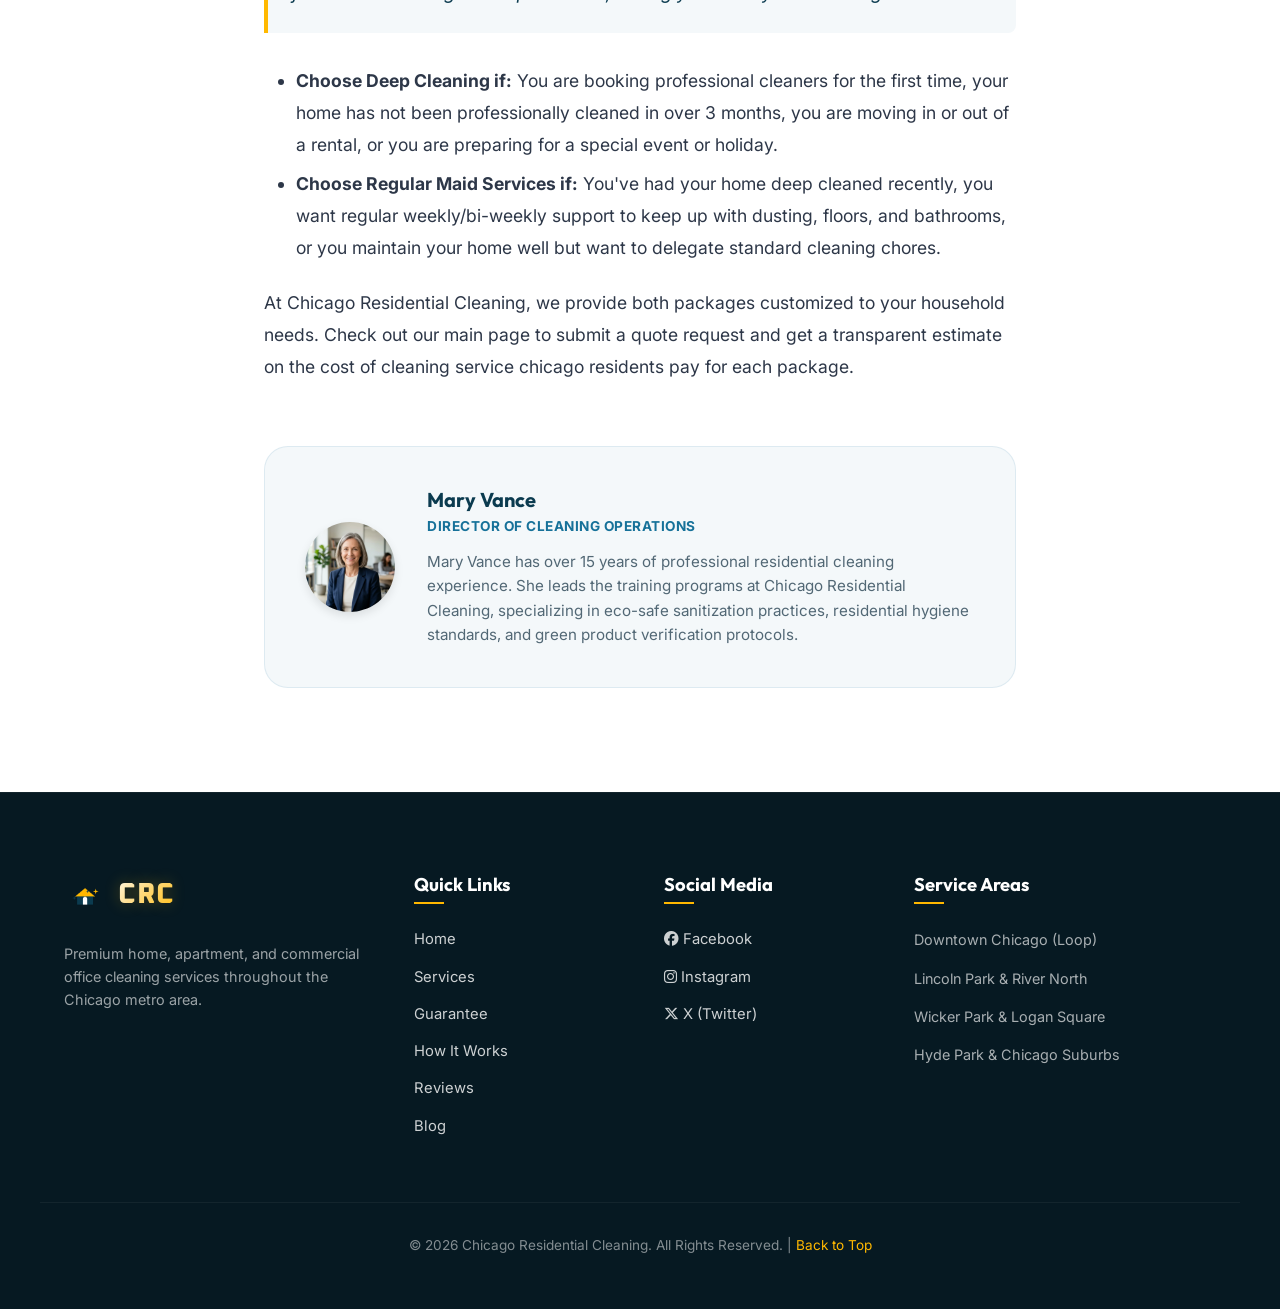
<file: blog/deep-clean-vs-regular-maid-services.html>
<!DOCTYPE html>
<html lang="en">
<head>
  <meta charset="UTF-8">
  <meta name="viewport" content="width=device-width, initial-scale=1.0">
  
  <!-- SEO Meta Tags -->
  <title>Deep Clean vs. Regular Maid Services: What's Best for You?</title>
  <meta name="description" content="Understand the technical difference between deep clean and regular maid services in Chicago. Learn which is right for your home, schedule, and budget.">
  <meta name="keywords" content="chicago deep cleaning experts, maid chicago, cleaning lady chicago rates, cost of cleaning service chicago, one time cleaning services chicago, one time cleaning service chicago">
  <link rel="canonical" href="https://chicagoresidentialcleaning.com/blog/deep-clean-vs-regular-maid-services.html">
  
  <!-- Favicon -->
  <link rel="icon" type="image/png" href="../images/favicon.png">
  
  <!-- Fonts -->
  <link rel="preconnect" href="https://fonts.googleapis.com">
  <link rel="preconnect" href="https://fonts.gstatic.com" crossorigin>
  <link href="https://fonts.googleapis.com/css2?family=Inter:wght@300;400;500;600;700&family=Outfit:wght@300;400;500;600;700;800&family=Oxanium:wght@600;700;800&display=swap" rel="stylesheet">
  
  <!-- Stylesheets -->
  <link rel="stylesheet" href="../index.css">
  
  <!-- FontAwesome Icons -->
  <link rel="stylesheet" href="https://cdnjs.cloudflare.com/ajax/libs/font-awesome/6.4.0/css/all.min.css">

  <!-- JSON-LD Structured Data Schema -->
  <script type="application/ld-json">
  {
    "@context": "https://schema.org",
    "@type": "BlogPosting",
    "mainEntityOfPage": {
      "@type": "WebPage",
      "@id": "https://chicagoresidentialcleaning.com/blog/deep-clean-vs-regular-maid-services.html"
    },
    "headline": "Deep Clean vs. Regular Maid Services: What's Best for You?",
    "description": "Understand the technical differences between daily maintenance cleans and seasonal deep clean options for your residence.",
    "datePublished": "2026-03-10T08:00:00+00:00",
    "dateModified": "2026-03-10T08:00:00+00:00",
    "author": {
      "@type": "Person",
      "name": "Mary Vance",
      "jobTitle": "Cleaning Operations Director",
      "worksFor": {
        "@type": "LocalBusiness",
        "name": "Chicago Residential Cleaning",
        "url": "https://chicagoresidentialcleaning.com/"
      }
    },
    "publisher": {
      "@type": "Organization",
      "name": "Chicago Residential Cleaning",
      "logo": {
        "@type": "ImageObject",
        "url": "https://chicagoresidentialcleaning.com/images/favicon.png"
      }
    }
  }
  </script>
</head>
<body>

  <!-- Sticky Glassmorphic Header -->
  <header id="header" class="site-header">
    <div class="header-container">
      <a href="../" class="logo-link" aria-label="Chicago Residential Cleaning Home">
        <div class="logo-badge">
          <img src="../images/logo-graphic.png" alt="Chicago Residential Cleaning logo emblem" width="48" height="48" class="logo-img">
          <span class="logo-text">CRC</span>
        </div>
      </a>
      
      <nav class="desktop-nav" aria-label="Main Navigation">
        <ul class="nav-links">
          <li><a href="../#home">Home</a></li>
          <li><a href="../#services">Services</a></li>
          <li><a href="../#guarantee">Guarantee</a></li>
          <li><a href="../#how-it-works">How It Works</a></li>
          <li><a href="../#testimonials">Reviews</a></li>
          <li><a href="../#blog">Blog</a></li>
        </ul>
      </nav>

      <div class="header-actions">
        <a href="../#quote" class="cta-button primary-cta">Get A Quote</a>
        <button class="mobile-menu-toggle" id="menuToggle" aria-label="Open navigation menu" aria-expanded="false" aria-controls="mobileDrawer">
          <span class="bar"></span>
          <span class="bar"></span>
          <span class="bar"></span>
        </button>
      </div>
    </div>
  </header>

  <!-- Mobile Slide-Out Drawer -->
  <div class="mobile-drawer" id="mobileDrawer" aria-hidden="true">
    <div class="drawer-header">
      <a href="../" class="logo-link-drawer">
        <div class="logo-badge">
          <img src="../images/logo-graphic.png" alt="Chicago Residential Cleaning logo emblem" width="40" height="40" class="logo-img">
          <span class="logo-text">CRC</span>
        </div>
      </a>
      <button class="drawer-close" id="drawerClose" aria-label="Close navigation menu">
        <i class="fa-solid fa-xmark"></i>
      </button>
    </div>
    <nav class="mobile-nav" aria-label="Mobile Navigation">
      <ul class="mobile-links">
        <li><a href="../#home">Home</a></li>
        <li><a href="../#services">Services</a></li>
        <li><a href="../#guarantee">Guarantee</a></li>
        <li><a href="../#how-it-works">How It Works</a></li>
        <li><a href="../#testimonials">Reviews</a></li>
        <li><a href="../#blog">Blog</a></li>
      </ul>
      <div class="drawer-actions">
        <a href="../#quote" class="cta-button primary-cta drawer-cta">Get A Quote</a>
      </div>
    </nav>
  </div>
  <div class="drawer-overlay" id="drawerOverlay"></div>

  <!-- Main Content Container -->
  <main>
    <section class="article-section">
      <div class="article-layout">
        
        <a href="../#blog" class="back-link">
          <i class="fa-solid fa-arrow-left"></i> Back to Blog
        </a>

        <article>
          <header class="article-header">
            <span class="section-badge">Deep Clean</span>
            <h1>Deep Clean vs. Regular Maid Services: What's Best for You?</h1>
            <div class="article-meta-info">
              <span><i class="fa-solid fa-calendar-day"></i> March 10, 2026</span>
              <span><i class="fa-solid fa-user-pen"></i> By Mary Vance</span>
              <span><i class="fa-solid fa-clock"></i> 5 Min Read</span>
            </div>
          </header>

          <div class="article-body">
            <img src="../images/blog_deep_cleaning.webp" alt="A sparkling clean bathroom mirror and tiles, showing results by Chicago deep cleaning experts" width="800" height="450" class="featured-image">
            <p>If you're looking to hire help to clean your home in Chicago, you will likely encounter two main categories of service: a standard maintenance clean (often called regular maid services) and a deep clean (often labeled as a one-time deep cleaning or seasonal clean). The pricing and duration of these two services differ significantly.</p>
            
            <p>Understanding the difference between the two ensures that you choose the right service package for your needs, avoiding expectations gap on what the cleaning crew will actually cover. In this article, our **chicago deep cleaning experts** explain the technical differences and scope of each service.</p>

            <h2>Defining the Core Differences</h2>
            <p>At a high level, **regular maid services** focus on surface-level upkeep and maintaining a baseline level of hygiene throughout your home. In contrast, a **deep cleaning service** targets built-up grease, grime, soap scum, and hard-to-reach areas that are not cleaned during regular visits.</p>

            <h2>What is a Regular Maid Service?</h2>
            <p>This service is designed for recurring schedules (weekly, bi-weekly, or monthly). It assumes that the home has already been deep-cleaned and simply requires maintenance to keep it clean. Typical tasks include:</p>
            <ul>
              <li>Sweeping, vacuuming, and mopping all floors.</li>
              <li>Wiping down outer surfaces of countertops, tables, and cabinets.</li>
              <li>Sanitizing sinks, toilet bowls, mirrors, and outer shower areas.</li>
              <li>Emptying trash cans and recycling bins.</li>
              <li>Making beds and light dusting of furniture.</li>
            </ul>

            <h2>What is a Deep Cleaning Service?</h2>
            <p>A deep clean is typically a **one time cleaning service chicago** homeowners book before transitioning to a regular maintenance schedule, or as a seasonal spring clean. It requires extra time and attention to detail. Typical tasks include:</p>
            <ul>
              <li>Wiping and scrubbing individual baseboards, door frames, and window sills.</li>
              <li>Scrubbing soap scum, hard water spots, and tile grout lines in showers and tubs.</li>
              <li>Wiping behind and underneath light appliances (toaster, microwave).</li>
              <li>Wiping electrical switches, outlets, and door handles.</li>
              <li>Dusting individual blinds, ceiling fans, vents, and lighting fixtures.</li>
            </ul>

            <h2>Comparison Table: Scope of Services</h2>
            <div class="comparison-table-wrapper">
              <table class="comparison-table">
                <thead>
                  <tr>
                    <th>Cleaning Tasks</th>
                    <th>Regular Maintenance</th>
                    <th>Deep Clean Service</th>
                  </tr>
                </thead>
                <tbody>
                  <tr>
                    <td><strong>Flooring Care</strong></td>
                    <td>Vacuum & damp mop surfaces</td>
                    <td>Edge-vacuuming & floor scrubbing</td>
                  </tr>
                  <tr>
                    <td><strong>Kitchen Counters & Cabinets</strong></td>
                    <td>Wipe down outer panels only</td>
                    <td>Sanitize inside drawers & damp-wipe tops</td>
                  </tr>
                  <tr>
                    <td><strong>Baseboards & Woodwork</strong></td>
                    <td>Light dusting</td>
                    <td>Wet-wiping & hand scrubbing</td>
                  </tr>
                  <tr>
                    <td><strong>Shower & Bathtub Detailing</strong></td>
                    <td>Wipe down tiles & fixtures</td>
                    <td>Deep grout scrub & limescale removal</td>
                  </tr>
                  <tr>
                    <td><strong>Appliances (Fridge/Oven)</strong></td>
                    <td>Outer wipe only</td>
                    <td>Clean inside & sanitize drip pans</td>
                  </tr>
                  <tr>
                    <td><strong>Switch Plates & Handles</strong></td>
                    <td>Not included</td>
                    <td>Sanitized and detailed</td>
                  </tr>
                </tbody>
              </table>
            </div>

            <h2>When to Choose Deep Cleaning vs. Regular Maintenance</h2>
            <p>Choosing the right plan depends on your home's current condition and your budget:</p>
            <blockquote>
              "We always recommend a deep cleaning as the initial visit for new customers. This sets a baseline clean standard that our maid service can easily maintain in fewer hours during subsequent visits, saving you money on recurring costs."
            </blockquote>
            <ul>
              <li><strong>Choose Deep Cleaning if:</strong> You are booking professional cleaners for the first time, your home has not been professionally cleaned in over 3 months, you are moving in or out of a rental, or you are preparing for a special event or holiday.</li>
              <li><strong>Choose Regular Maid Services if:</strong> You've had your home deep cleaned recently, you want regular weekly/bi-weekly support to keep up with dusting, floors, and bathrooms, or you maintain your home well but want to delegate standard cleaning chores.</li>
            </ul>
            <p>At Chicago Residential Cleaning, we provide both packages customized to your household needs. Check out our main page to submit a quote request and get a transparent estimate on the cost of cleaning service chicago residents pay for each package.</p>
          </div>

          <footer class="author-bio-card">
            <img src="../images/author_mary_vance.webp" alt="Mary Vance, Director of Cleaning Operations at Chicago Residential Cleaning" width="90" height="90" class="author-avatar-img">
            <div class="author-details">
              <h3>Mary Vance</h3>
              <span class="author-title">Director of Cleaning Operations</span>
              <p>Mary Vance has over 15 years of professional residential cleaning experience. She leads the training programs at Chicago Residential Cleaning, specializing in eco-safe sanitization practices, residential hygiene standards, and green product verification protocols.</p>
            </div>
          </footer>

        </article>
      </div>
    </section>
  </main>

  <!-- Footer -->
  <footer class="site-footer">
    <div class="footer-container">
      <div class="footer-brand">
        <a href="../" class="logo-link-footer">
          <div class="logo-badge">
            <img src="../images/logo-graphic.png" alt="Chicago Residential Cleaning logo emblem" width="40" height="40" class="logo-img" loading="lazy">
            <span class="logo-text">CRC</span>
          </div>
        </a>
        <p>Premium home, apartment, and commercial office cleaning services throughout the Chicago metro area.</p>
      </div>

      <div class="footer-links-group">
        <h3>Quick Links</h3>
        <ul class="footer-links">
          <li><a href="../#home">Home</a></li>
          <li><a href="../#services">Services</a></li>
          <li><a href="../#guarantee">Guarantee</a></li>
          <li><a href="../#how-it-works">How It Works</a></li>
          <li><a href="../#testimonials">Reviews</a></li>
          <li><a href="../#blog">Blog</a></li>
        </ul>
      </div>

      <div class="footer-links-group">
        <h3>Social Media</h3>
        <ul class="footer-links">
          <li><a href="https://facebook.com/" target="_blank" rel="noopener noreferrer"><i class="fa-brands fa-facebook"></i> Facebook</a></li>
          <li><a href="https://instagram.com/" target="_blank" rel="noopener noreferrer"><i class="fa-brands fa-instagram"></i> Instagram</a></li>
          <li><a href="https://twitter.com/" target="_blank" rel="noopener noreferrer"><i class="fa-brands fa-x-twitter"></i> X (Twitter)</a></li>
        </ul>
      </div>

      <div class="footer-links-group">
        <h3>Service Areas</h3>
        <ul class="footer-links">
          <li><span>Downtown Chicago (Loop)</span></li>
          <li><span>Lincoln Park & River North</span></li>
          <li><span>Wicker Park & Logan Square</span></li>
          <li><span>Hyde Park & Chicago Suburbs</span></li>
        </ul>
      </div>
    </div>

    <div class="footer-bottom">
      <p>&copy; 2026 Chicago Residential Cleaning. All Rights Reserved. | <a href="#header">Back to Top</a></p>
    </div>
  </footer>

  <!-- Scripts -->
  <script src="../js/main.js"></script>
</body>
</html>
</file>
<file: index.css>
/* -------------------------------------------------------------
   Chicago Residential Cleaning - Style Sheet
   Premium Modern Design System
------------------------------------------------------------- */

/* Custom CSS Variables & Design Tokens */
:root {
  --color-primary: #0b3b4f;       /* Deep Ocean Navy Blue */
  --color-primary-light: #165670;
  --color-primary-rgb: 11, 59, 79;
  --color-secondary: #167199;     /* Vibrant Steel Blue */
  --color-secondary-rgb: 22, 113, 153;
  --color-accent: #ffb800;        /* Warm Amber/Gold */
  --color-accent-hover: #e0a200;
  --color-accent-rgb: 255, 184, 0;
  
  --color-bg-light: #f4f8fa;      /* Ice Blue Light Background */
  --color-bg-white: #ffffff;
  --color-text-dark: #11232d;
  --color-text-light: #ffffff;
  --color-text-muted: #526875;
  
  --color-bg-glass: rgba(255, 255, 255, 0.08);
  --color-border-glass: rgba(255, 255, 255, 0.15);
  --color-shadow-glass: rgba(0, 0, 0, 0.08);
  
  --font-sans: 'Inter', system-ui, -apple-system, sans-serif;
  --font-title: 'Outfit', var(--font-sans);
  --font-mono: 'Oxanium', monospace;
  
  --border-radius-sm: 8px;
  --border-radius-md: 16px;
  --border-radius-lg: 24px;
  
  --transition-smooth: all 0.3s cubic-bezier(0.25, 0.8, 0.25, 1);
  --transition-fast: all 0.15s ease;
  
  --max-width: 1200px;
  --header-height: 80px;
}

/* Base resets & global styles */
*, *::before, *::after {
  box-sizing: border-box;
  margin: 0;
  padding: 0;
}

html {
  scroll-behavior: smooth;
  font-size: 16px;
}

body {
  font-family: var(--font-sans);
  color: var(--color-text-dark);
  background-color: var(--color-bg-white);
  line-height: 1.6;
  overflow-x: hidden;
  -webkit-font-smoothing: antialiased;
}

img {
  max-width: 100%;
  height: auto;
  display: block;
}

a {
  text-decoration: none;
  color: inherit;
  transition: var(--transition-fast);
}

ul, ol {
  list-style: none;
}

/* Typography Scale */
h1, h2, h3, h4 {
  font-family: var(--font-title);
  font-weight: 700;
  line-height: 1.25;
  color: var(--color-primary);
}

h1 {
  font-size: 2.75rem;
  margin-bottom: 1.25rem;
}

h2 {
  font-size: 2.25rem;
  margin-bottom: 1rem;
}

h3 {
  font-size: 1.5rem;
  margin-bottom: 0.75rem;
}

p {
  margin-bottom: 1.25rem;
}

/* Utility Layout Containers */
.section-container {
  max-width: var(--max-width);
  margin: 0 auto;
  padding: 0 1.5rem;
}

/* Badge styling */
.section-badge {
  display: inline-block;
  padding: 0.35rem 1rem;
  background-color: rgba(22, 113, 153, 0.1);
  color: var(--color-secondary);
  font-family: var(--font-title);
  font-weight: 600;
  font-size: 0.875rem;
  text-transform: uppercase;
  letter-spacing: 1px;
  border-radius: 50px;
  margin-bottom: 1rem;
}

/* Sticky Header Styling */
.site-header {
  position: fixed;
  top: 0;
  left: 0;
  width: 100%;
  height: var(--header-height);
  background-color: rgba(11, 59, 79, 0.85);
  backdrop-filter: blur(12px);
  -webkit-backdrop-filter: blur(12px);
  border-bottom: 1px solid var(--color-border-glass);
  z-index: 1000;
  transition: var(--transition-smooth);
}

.site-header.scrolled {
  height: 70px;
  background-color: rgba(11, 59, 79, 0.95);
  box-shadow: 0 4px 20px rgba(0, 0, 0, 0.15);
}

.header-container {
  max-width: var(--max-width);
  height: 100%;
  margin: 0 auto;
  padding: 0 1.5rem;
  display: flex;
  justify-content: space-between;
  align-items: center;
}

/* Logo Styling */
.logo-badge {
  display: flex;
  align-items: center;
  gap: 0.75rem;
}

.logo-img {
  width: 42px;
  height: 42px;
  border-radius: var(--border-radius-sm);
}

.logo-text {
  font-family: var(--font-mono);
  font-size: 1.75rem;
  font-weight: 800;
  color: var(--color-accent);
  background: linear-gradient(135deg, #ffffff 0%, var(--color-accent) 100%);
  -webkit-background-clip: text;
  -webkit-text-fill-color: transparent;
  letter-spacing: 1px;
  text-shadow: 0 0 15px rgba(255, 184, 0, 0.3);
}

/* Desktop Navbar */
.desktop-nav .nav-links {
  display: flex;
  gap: 2rem;
}

.desktop-nav .nav-links a {
  font-family: var(--font-title);
  font-weight: 500;
  font-size: 1rem;
  color: rgba(255, 255, 255, 0.8);
  padding: 0.5rem 0;
  position: relative;
}

.desktop-nav .nav-links a::after {
  content: '';
  position: absolute;
  bottom: 0;
  left: 0;
  width: 0;
  height: 2px;
  background-color: var(--color-accent);
  transition: var(--transition-fast);
}

.desktop-nav .nav-links a:hover {
  color: var(--color-accent);
}

.desktop-nav .nav-links a:hover::after {
  width: 100%;
}

.header-actions {
  display: flex;
  align-items: center;
  gap: 1rem;
}

/* Call-to-Action Buttons */
.cta-button {
  display: inline-flex;
  align-items: center;
  justify-content: center;
  gap: 0.5rem;
  font-family: var(--font-title);
  font-weight: 600;
  font-size: 0.95rem;
  padding: 0.65rem 1.5rem;
  border-radius: 50px;
  border: none;
  cursor: pointer;
  transition: var(--transition-smooth);
}

.cta-button.primary-cta {
  background-color: var(--color-accent);
  color: var(--color-primary);
  box-shadow: 0 4px 15px rgba(255, 184, 0, 0.3);
}

.cta-button.primary-cta:hover {
  background-color: var(--color-accent-hover);
  transform: translateY(-2px);
  box-shadow: 0 6px 20px rgba(255, 184, 0, 0.4);
}

.cta-button.secondary-cta {
  background-color: transparent;
  color: var(--color-accent);
  border: 2px solid var(--color-accent);
}

.cta-button.secondary-cta:hover {
  background-color: var(--color-accent);
  color: var(--color-primary);
  transform: translateY(-2px);
}

.cta-button.lg {
  padding: 0.9rem 2.25rem;
  font-size: 1.05rem;
}

/* Mobile Hamburger Trigger */
.mobile-menu-toggle {
  display: none;
  flex-direction: column;
  justify-content: space-between;
  width: 30px;
  height: 20px;
  background: transparent;
  border: none;
  cursor: pointer;
  z-index: 1100;
}

.mobile-menu-toggle .bar {
  width: 100%;
  height: 3px;
  background-color: #ffffff;
  border-radius: 10px;
  transition: var(--transition-smooth);
}

.mobile-menu-toggle.active .bar:nth-child(1) {
  transform: translateY(8px) rotate(45deg);
}

.mobile-menu-toggle.active .bar:nth-child(2) {
  opacity: 0;
}

.mobile-menu-toggle.active .bar:nth-child(3) {
  transform: translateY(-9px) rotate(-45deg);
}

/* Mobile Navigation Drawer */
.mobile-drawer {
  position: fixed;
  top: 0;
  right: 0;
  width: 320px;
  height: 100%;
  background-color: var(--color-primary);
  box-shadow: -5px 0 25px rgba(0, 0, 0, 0.3);
  z-index: 1050;
  display: flex;
  flex-direction: column;
  padding: 2rem 1.5rem;
  transform: translateX(100%);
  transition: var(--transition-smooth);
}

.mobile-drawer.active {
  transform: translateX(0);
}

.drawer-header {
  display: flex;
  justify-content: space-between;
  align-items: center;
  margin-bottom: 3rem;
}

.drawer-close {
  background: transparent;
  border: none;
  color: #ffffff;
  font-size: 1.75rem;
  cursor: pointer;
}

.mobile-nav {
  display: flex;
  flex-direction: column;
  gap: 2rem;
  height: 100%;
}

.mobile-links {
  display: flex;
  flex-direction: column;
  gap: 1.5rem;
}

.mobile-links a {
  font-family: var(--font-title);
  font-size: 1.25rem;
  font-weight: 500;
  color: rgba(255, 255, 255, 0.9);
  display: block;
  padding: 0.5rem 0;
}

.mobile-links a:hover {
  color: var(--color-accent);
}

.drawer-actions {
  margin-top: auto;
  padding-bottom: 2rem;
}

.drawer-cta {
  width: 100%;
}

.drawer-overlay {
  position: fixed;
  top: 0;
  left: 0;
  width: 100%;
  height: 100%;
  background-color: rgba(0, 0, 0, 0.5);
  backdrop-filter: blur(4px);
  z-index: 1025;
  opacity: 0;
  pointer-events: none;
  transition: var(--transition-smooth);
}

.drawer-overlay.active {
  opacity: 1;
  pointer-events: auto;
}

/* Sections Global Styling */
section {
  padding: 6.5rem 0;
  overflow: visible; /* Prevents overflow issues on section boundaries for overlays */
  position: relative;
}

/* Hero Section Styling */
.hero-section {
  padding-top: calc(var(--header-height) + 2rem);
  background: linear-gradient(135deg, rgba(11, 59, 79, 0.05) 0%, rgba(22, 113, 153, 0.08) 100%), #f8fbfe;
  position: relative;
  z-index: 1;
}

.hero-grid {
  display: grid;
  grid-template-columns: 1.1fr 0.9fr;
  gap: 4rem;
  align-items: center;
  margin-bottom: 4rem;
}

.badge-accent {
  display: inline-flex;
  align-items: center;
  gap: 0.5rem;
  padding: 0.4rem 1.1rem;
  background-color: rgba(255, 184, 0, 0.12);
  color: var(--color-primary);
  font-weight: 700;
  font-size: 0.85rem;
  border-radius: 50px;
  border: 1px solid rgba(255, 184, 0, 0.25);
  margin-bottom: 1.5rem;
}

.badge-accent i {
  color: var(--color-accent);
}

.hero-lead {
  font-size: 1.15rem;
  color: var(--color-text-muted);
  margin-bottom: 2rem;
}

.hero-bullets {
  display: flex;
  flex-direction: column;
  gap: 0.85rem;
  margin-bottom: 2.5rem;
}

.hero-bullets li {
  display: flex;
  align-items: center;
  gap: 0.75rem;
  font-size: 1rem;
}

.hero-bullets li i {
  color: var(--color-secondary);
  font-size: 1.2rem;
}

.hero-ctas {
  display: flex;
  gap: 1rem;
}

/* Hero Media & Floating Glass Badges */
.hero-media {
  position: relative;
}

.image-wrapper {
  position: relative;
  border-radius: var(--border-radius-lg);
  box-shadow: 0 20px 40px rgba(11, 59, 79, 0.15);
  padding: 8px;
  background: linear-gradient(135deg, rgba(22, 113, 153, 0.2), rgba(255, 184, 0, 0.1));
}

.hero-img-asset {
  border-radius: calc(var(--border-radius-lg) - 4px);
  width: 100%;
  height: 400px;
  object-fit: cover;
}

.glass-float-badge {
  position: absolute;
  display: flex;
  align-items: center;
  gap: 1rem;
  padding: 0.9rem 1.5rem;
  background: rgba(255, 255, 255, 0.85);
  backdrop-filter: blur(12px);
  -webkit-backdrop-filter: blur(12px);
  border: 1px solid rgba(255, 255, 255, 0.4);
  border-radius: var(--border-radius-md);
  box-shadow: 0 10px 30px rgba(0, 0, 0, 0.08);
  z-index: 10;
}

.badge-top {
  top: 30px;
  left: -20px;
}

.badge-bottom {
  bottom: 30px;
  right: -20px;
}

.glass-float-badge .icon-circle {
  width: 44px;
  height: 44px;
  border-radius: 50%;
  background-color: var(--color-primary);
  color: var(--color-accent);
  display: flex;
  align-items: center;
  justify-content: center;
  font-size: 1.1rem;
  box-shadow: 0 4px 10px rgba(11, 59, 79, 0.2);
}

.glass-float-badge .badge-title {
  display: block;
  font-family: var(--font-title);
  font-weight: 700;
  font-size: 1rem;
  color: var(--color-primary);
}

.glass-float-badge .badge-desc {
  display: block;
  font-size: 0.8rem;
  color: var(--color-text-muted);
  font-weight: 500;
}

/* Trust Bar Styling */
.trust-bar {
  background-color: var(--color-primary);
  color: var(--color-text-light);
  padding: 3rem 0;
  border-radius: var(--border-radius-lg);
  box-shadow: 0 15px 35px rgba(11, 59, 79, 0.25);
  margin-top: 1rem;
  z-index: 2;
  position: relative;
}

.trust-container {
  max-width: var(--max-width);
  margin: 0 auto;
  padding: 0 2rem;
  display: grid;
  grid-template-columns: repeat(3, 1fr);
  gap: 2rem;
}

.trust-item {
  display: flex;
  align-items: flex-start;
  gap: 1.25rem;
}

.trust-icon {
  width: 50px;
  height: 50px;
  border-radius: var(--border-radius-md);
  background-color: rgba(255, 184, 0, 0.15);
  border: 1px solid rgba(255, 184, 0, 0.25);
  color: var(--color-accent);
  display: flex;
  align-items: center;
  justify-content: center;
  font-size: 1.35rem;
  flex-shrink: 0;
}

.trust-text h3 {
  font-size: 1.15rem;
  color: #ffffff;
  margin-bottom: 0.25rem;
}

.trust-text p {
  font-size: 0.9rem;
  color: rgba(255, 255, 255, 0.7);
  margin: 0;
}

/* About Section Styling */
.about-section {
  background-color: var(--color-bg-white);
}

.about-grid {
  display: grid;
  grid-template-columns: 0.95fr 1.05fr;
  gap: 4rem;
  align-items: center;
}

.image-wrapper-about {
  border-radius: var(--border-radius-lg);
  overflow: hidden;
  box-shadow: 0 15px 35px rgba(0, 0, 0, 0.08);
}

.about-img-asset {
  width: 100%;
  height: 420px;
  object-fit: cover;
  transition: transform 0.5s ease;
}

.about-img-asset:hover {
  transform: scale(1.03);
}

.about-content h2 {
  margin-bottom: 1.5rem;
}

.features-columns {
  display: grid;
  grid-template-columns: 1fr 1fr;
  gap: 2rem;
  margin: 2rem 0;
}

.feature-col-item {
  display: flex;
  gap: 1rem;
}

.small-icon {
  width: 38px;
  height: 38px;
  border-radius: 50%;
  background-color: rgba(22, 113, 153, 0.08);
  color: var(--color-secondary);
  display: flex;
  align-items: center;
  justify-content: center;
  font-size: 1rem;
  flex-shrink: 0;
}

.feature-col-item h3 {
  font-size: 1.1rem;
  margin-bottom: 0.4rem;
}

.feature-col-item p {
  font-size: 0.875rem;
  color: var(--color-text-muted);
  margin: 0;
}

.about-cta-container {
  margin-top: 1rem;
}

/* Services Section Styling */
.services-section {
  background-color: var(--color-bg-light);
}

.section-header {
  text-align: center;
  max-width: 700px;
  margin: 0 auto 4rem auto;
}

.section-header h2 {
  margin-bottom: 1.25rem;
}

.section-desc {
  color: var(--color-text-muted);
  font-size: 1.1rem;
  margin: 0;
}

.services-grid {
  display: grid;
  grid-template-columns: repeat(3, 1fr);
  gap: 2rem;
}

.service-card {
  background-color: var(--color-bg-white);
  border: 1px solid rgba(22, 113, 153, 0.08);
  border-radius: var(--border-radius-md);
  padding: 2.5rem 2rem;
  box-shadow: 0 8px 24px rgba(11, 59, 79, 0.03);
  transition: var(--transition-smooth);
  display: flex;
  flex-direction: column;
}

.service-card:hover {
  transform: translateY(-5px);
  box-shadow: 0 15px 35px rgba(11, 59, 79, 0.08);
  border-color: rgba(22, 113, 153, 0.15);
}

.service-icon-bg {
  width: 60px;
  height: 60px;
  border-radius: var(--border-radius-md);
  background-color: rgba(22, 113, 153, 0.08);
  color: var(--color-secondary);
  display: flex;
  align-items: center;
  justify-content: center;
  font-size: 1.6rem;
  margin-bottom: 1.75rem;
}

.service-card h3 {
  margin-bottom: 1rem;
}

.service-card p {
  font-size: 0.95rem;
  color: var(--color-text-muted);
  margin-bottom: 1.5rem;
  flex-grow: 1;
}

.card-features {
  display: flex;
  flex-direction: column;
  gap: 0.5rem;
  border-top: 1px solid #f0f4f6;
  padding-top: 1.25rem;
}

.card-features li {
  display: flex;
  align-items: center;
  gap: 0.5rem;
  font-size: 0.85rem;
  font-weight: 500;
  color: var(--color-text-dark);
}

.card-features li i {
  color: var(--color-accent);
  font-size: 0.9rem;
}

/* Guarantee Section Styling */
.guarantee-section {
  background-color: var(--color-bg-white);
  border-top: 1px solid rgba(0, 0, 0, 0.04);
}

.guarantee-grid {
  display: grid;
  grid-template-columns: 0.8fr 1.2fr;
  gap: 4rem;
  align-items: center;
}

.guarantee-badge-container {
  display: flex;
  flex-direction: column;
  align-items: center;
  justify-content: center;
  text-align: center;
}

.guarantee-shield-graphic {
  position: relative;
  margin-bottom: 1.5rem;
}

.shield-glow {
  position: absolute;
  top: 50%;
  left: 50%;
  transform: translate(-50%, -50%);
  width: 140px;
  height: 140px;
  background-color: var(--color-accent);
  border-radius: 50%;
  filter: blur(35px);
  opacity: 0.15;
  z-index: -1;
}

.guarantee-title {
  font-family: var(--font-title);
  font-size: 1.4rem;
  font-weight: 700;
  color: var(--color-primary);
}

.guarantee-content h2 {
  margin-bottom: 1.5rem;
}

.guarantee-checklist {
  display: flex;
  flex-direction: column;
  gap: 1rem;
  margin-top: 2rem;
}

.guarantee-checklist li {
  display: flex;
  align-items: center;
  gap: 0.75rem;
  font-size: 1rem;
}

.guarantee-checklist li i {
  color: var(--color-accent);
  font-size: 1.2rem;
}

/* How It Works / Steps Section */
.steps-section {
  background-color: var(--color-bg-light);
}

.steps-grid {
  display: grid;
  grid-template-columns: repeat(3, 1fr);
  gap: 2.5rem;
  margin-bottom: 4rem;
  position: relative;
}

.step-card {
  background-color: var(--color-bg-white);
  border-radius: var(--border-radius-md);
  padding: 3rem 2rem;
  text-align: center;
  box-shadow: 0 8px 24px rgba(11, 59, 79, 0.03);
  position: relative;
  z-index: 2;
  border: 1px solid rgba(22, 113, 153, 0.05);
}

.step-number {
  position: absolute;
  top: -20px;
  left: 50%;
  transform: translateX(-50%);
  background-color: var(--color-accent);
  color: var(--color-primary);
  width: 44px;
  height: 44px;
  border-radius: 50%;
  display: flex;
  align-items: center;
  justify-content: center;
  font-family: var(--font-mono);
  font-weight: 800;
  font-size: 1.2rem;
  box-shadow: 0 4px 12px rgba(255, 184, 0, 0.3);
}

.step-icon {
  font-size: 2.25rem;
  color: var(--color-secondary);
  margin-bottom: 1.5rem;
}

.step-card h3 {
  margin-bottom: 1rem;
  font-size: 1.35rem;
}

.step-card p {
  font-size: 0.95rem;
  color: var(--color-text-muted);
  margin: 0;
}

.steps-cta {
  text-align: center;
}

/* Testimonials / Reviews Section */
.testimonials-section {
  background-color: var(--color-bg-white);
}

.carousel-wrapper {
  max-width: 800px;
  margin: 0 auto;
  position: relative;
}

.testimonial-carousel {
  position: relative;
  min-height: 280px;
}

.testimonial-card {
  background-color: var(--color-bg-light);
  border: 1px solid rgba(22, 113, 153, 0.08);
  border-radius: var(--border-radius-lg);
  padding: 3rem;
  box-shadow: 0 10px 30px rgba(0, 0, 0, 0.02);
  display: none;
  opacity: 0;
  transform: scale(0.98);
  transition: opacity 0.5s ease, transform 0.5s ease;
}

.testimonial-card.active {
  display: block;
  opacity: 1;
  transform: scale(1);
}

.rating-stars {
  color: var(--color-accent);
  margin-bottom: 1.5rem;
  font-size: 1.1rem;
}

.review-text {
  font-size: 1.25rem;
  font-weight: 400;
  line-height: 1.6;
  color: var(--color-primary);
  font-style: italic;
  margin-bottom: 2rem;
}

.reviewer-meta {
  display: flex;
  align-items: center;
  gap: 1rem;
}

.reviewer-avatar {
  width: 48px;
  height: 48px;
  border-radius: 50%;
  background-color: var(--color-secondary);
  color: #ffffff;
  font-family: var(--font-title);
  font-weight: 700;
  display: flex;
  align-items: center;
  justify-content: center;
}

.reviewer-name {
  display: block;
  font-family: var(--font-title);
  font-weight: 700;
  font-size: 1.05rem;
  color: var(--color-primary);
}

.reviewer-location {
  display: block;
  font-size: 0.85rem;
  color: var(--color-text-muted);
}

/* Carousel Controls */
.carousel-controls {
  display: flex;
  justify-content: space-between;
  align-items: center;
  margin-top: 2rem;
}

.control-btn {
  background-color: var(--color-primary);
  border: none;
  color: #ffffff;
  width: 44px;
  height: 44px;
  border-radius: 50%;
  display: flex;
  align-items: center;
  justify-content: center;
  cursor: pointer;
  transition: var(--transition-fast);
  box-shadow: 0 4px 10px rgba(0, 0, 0, 0.1);
}

.control-btn:hover {
  background-color: var(--color-secondary);
  transform: scale(1.05);
}

.carousel-dots {
  display: flex;
  gap: 0.5rem;
}

.carousel-dots .dot {
  width: 10px;
  height: 10px;
  border-radius: 50%;
  background-color: #cbd5e1;
  cursor: pointer;
  transition: var(--transition-fast);
}

.carousel-dots .dot.active {
  background-color: var(--color-accent);
  width: 24px;
  border-radius: 10px;
}

/* Join the Team Section */
.join-team-section {
  background: linear-gradient(135deg, var(--color-primary) 0%, #062330 100%);
  color: #ffffff;
}

.join-grid {
  display: grid;
  grid-template-columns: 1.15fr 0.85fr;
  gap: 4rem;
  align-items: center;
}

.join-content h2 {
  color: #ffffff;
  margin-bottom: 1.5rem;
}

.join-content p {
  color: rgba(255, 255, 255, 0.8);
  margin-bottom: 2rem;
}

.join-cta-box {
  margin-top: 1rem;
}

/* Glassmorphism Panel in Join Section */
.glass-join-card {
  background: rgba(255, 255, 255, 0.07);
  backdrop-filter: blur(16px);
  -webkit-backdrop-filter: blur(16px);
  border: 1px solid rgba(255, 255, 255, 0.12);
  border-radius: var(--border-radius-lg);
  padding: 3rem 2.5rem;
  box-shadow: 0 15px 35px rgba(0, 0, 0, 0.15);
}

.glass-join-card h3 {
  color: var(--color-accent);
  font-size: 1.35rem;
  margin-bottom: 1.5rem;
  border-bottom: 1px solid rgba(255, 255, 255, 0.1);
  padding-bottom: 1rem;
}

.join-benefits {
  display: flex;
  flex-direction: column;
  gap: 1.25rem;
}

.join-benefits li {
  display: flex;
  align-items: flex-start;
  gap: 0.75rem;
  font-size: 0.95rem;
}

.join-benefits li i {
  color: var(--color-accent);
  font-size: 1.15rem;
  margin-top: 0.2rem;
}

/* Blog Section Styling */
.blog-section {
  background-color: var(--color-bg-light);
}

.blog-grid {
  display: grid;
  grid-template-columns: repeat(3, 1fr);
  gap: 2rem;
}

.blog-card {
  background-color: var(--color-bg-white);
  border-radius: var(--border-radius-md);
  overflow: hidden;
  box-shadow: 0 8px 24px rgba(11, 59, 79, 0.03);
  border: 1px solid rgba(22, 113, 153, 0.05);
  display: flex;
  flex-direction: column;
  transition: var(--transition-smooth);
}

.blog-card:hover {
  transform: translateY(-5px);
  box-shadow: 0 15px 35px rgba(11, 59, 79, 0.07);
}

.blog-image-placeholder {
  height: 200px;
  background: linear-gradient(135deg, var(--color-primary) 0%, var(--color-secondary) 100%);
  display: flex;
  align-items: center;
  justify-content: center;
  font-size: 3.5rem;
  color: var(--color-accent);
}

.blog-meta {
  padding: 1.5rem 1.5rem 0.5rem 1.5rem;
  display: flex;
  justify-content: space-between;
  font-size: 0.8rem;
  font-weight: 600;
  text-transform: uppercase;
}

.blog-date {
  color: var(--color-text-muted);
}

.blog-category {
  color: var(--color-secondary);
}

.blog-card h3 {
  padding: 0 1.5rem 0.75rem 1.5rem;
  font-size: 1.25rem;
  line-height: 1.4;
}

.blog-card p {
  padding: 0 1.5rem 1.5rem 1.5rem;
  font-size: 0.9rem;
  color: var(--color-text-muted);
  margin: 0;
  flex-grow: 1;
}

.read-more {
  display: flex;
  align-items: center;
  gap: 0.5rem;
  padding: 1.25rem 1.5rem;
  border-top: 1px solid #f1f5f9;
  font-size: 0.9rem;
  font-weight: 700;
  color: var(--color-secondary);
}

.read-more i {
  transition: transform 0.2s ease;
}

.blog-card:hover .read-more i {
  transform: translateX(5px);
}

/* Contact / Quote Form Section */
.quote-section {
  background-color: var(--color-bg-white);
  background: linear-gradient(180deg, rgba(244, 248, 250, 0.3) 0%, rgba(244, 248, 250, 0) 100%);
}

.quote-grid {
  display: grid;
  grid-template-columns: 0.9fr 1.1fr;
  gap: 4rem;
  align-items: center;
}

.quote-info-panel h2 {
  margin-bottom: 1.5rem;
}

.quote-features-list {
  display: flex;
  flex-direction: column;
  gap: 2rem;
  margin-top: 2.5rem;
}

.quote-feature-item {
  display: flex;
  gap: 1.25rem;
}

.quote-feature-item .feature-icon {
  width: 48px;
  height: 48px;
  border-radius: 50%;
  background-color: rgba(255, 184, 0, 0.12);
  color: var(--color-accent-hover);
  display: flex;
  align-items: center;
  justify-content: center;
  font-size: 1.2rem;
  flex-shrink: 0;
}

.quote-feature-item h3 {
  font-size: 1.15rem;
  margin-bottom: 0.25rem;
}

.quote-feature-item p {
  font-size: 0.9rem;
  color: var(--color-text-muted);
  margin: 0;
}

/* Translucent Glassmorphic Contact Card */
.quote-form-container {
  perspective: 1000px;
}

.glass-form-card {
  background: rgba(255, 255, 255, 0.7);
  backdrop-filter: blur(16px);
  -webkit-backdrop-filter: blur(16px);
  border: 1px solid rgba(22, 113, 153, 0.12);
  border-radius: var(--border-radius-lg);
  padding: 3.5rem 3rem;
  box-shadow: 0 20px 40px rgba(11, 59, 79, 0.08);
}

.glass-form-card h3 {
  text-align: center;
  font-size: 1.75rem;
  margin-bottom: 2.5rem;
}

.form-group {
  margin-bottom: 1.5rem;
  display: flex;
  flex-direction: column;
}

.form-group label {
  font-family: var(--font-title);
  font-weight: 600;
  font-size: 0.875rem;
  color: var(--color-primary);
  margin-bottom: 0.5rem;
}

.input-wrapper {
  position: relative;
  display: flex;
  align-items: center;
}

.input-wrapper i {
  position: absolute;
  left: 1.25rem;
  color: var(--color-secondary);
  font-size: 1rem;
}

.input-wrapper input,
.input-wrapper select,
.form-group textarea {
  width: 100%;
  padding: 0.85rem 1rem 0.85rem 2.75rem;
  background-color: var(--color-bg-white);
  border: 1.5px solid #cbd5e1;
  border-radius: var(--border-radius-sm);
  font-family: var(--font-sans);
  font-size: 0.95rem;
  color: var(--color-text-dark);
  transition: var(--transition-fast);
  outline: none;
}

.form-group textarea {
  padding-left: 1.25rem; /* textarea doesn't need start icon */
  resize: vertical;
}

.input-wrapper select {
  appearance: none;
  cursor: pointer;
}

/* Input active/focus states */
.input-wrapper input:focus,
.input-wrapper select:focus,
.form-group textarea:focus {
  border-color: var(--color-secondary);
  box-shadow: 0 0 0 4px rgba(22, 113, 153, 0.15);
  background-color: #ffffff;
}

/* Validation states */
.form-group.success .input-wrapper input,
.form-group.success .input-wrapper select,
.form-group.success textarea {
  border-color: #10b981;
}

.form-group.error .input-wrapper input,
.form-group.error .input-wrapper select,
.form-group.error textarea {
  border-color: #ef4444;
  background-color: #fffafb;
}

.error-msg {
  color: #ef4444;
  font-size: 0.8rem;
  font-weight: 500;
  margin-top: 0.35rem;
  display: none;
}

.form-group.error .error-msg {
  display: block;
}

.submit-btn {
  width: 100%;
  padding: 0.95rem;
  font-size: 1.05rem;
  border-radius: var(--border-radius-sm);
  margin-top: 1rem;
}

/* Success Modal Overlay */
.success-overlay {
  position: fixed;
  top: 0;
  left: 0;
  width: 100%;
  height: 100%;
  background-color: rgba(11, 59, 79, 0.6);
  backdrop-filter: blur(8px);
  -webkit-backdrop-filter: blur(8px);
  z-index: 2000;
  display: flex;
  align-items: center;
  justify-content: center;
  opacity: 0;
  pointer-events: none;
  transition: var(--transition-smooth);
}

.success-overlay.active {
  opacity: 1;
  pointer-events: auto;
}

.success-modal-card {
  background-color: #ffffff;
  border-radius: var(--border-radius-lg);
  padding: 3.5rem 3rem;
  text-align: center;
  max-width: 500px;
  width: 90%;
  box-shadow: 0 25px 50px rgba(0, 0, 0, 0.25);
  transform: translateY(30px);
  transition: var(--transition-smooth);
}

.success-overlay.active .success-modal-card {
  transform: translateY(0);
}

.success-icon {
  font-size: 4rem;
  color: #10b981;
  margin-bottom: 1.5rem;
}

.success-modal-card h2 {
  font-size: 1.85rem;
  margin-bottom: 1rem;
}

.success-modal-card p {
  color: var(--color-text-muted);
  margin-bottom: 2rem;
}

.close-modal-btn {
  width: 100%;
  border-radius: var(--border-radius-sm);
  padding: 0.85rem;
}

/* Google Review Callout Section */
.review-cta-section {
  background-color: var(--color-primary);
  color: #ffffff;
  text-align: center;
  padding: 5rem 0;
  position: relative;
  z-index: 1;
}

.review-cta-content h2 {
  color: #ffffff;
  margin-bottom: 1rem;
}

.review-cta-content p {
  color: rgba(255, 255, 255, 0.8);
  font-size: 1.15rem;
  margin-bottom: 2rem;
}

/* Footer Styling */
.site-footer {
  background-color: #061922;
  color: rgba(255, 255, 255, 0.8);
  padding: 5rem 0 2rem 0;
  border-top: 1px solid rgba(255, 255, 255, 0.05);
}

.footer-container {
  max-width: var(--max-width);
  margin: 0 auto;
  padding: 0 1.5rem;
  display: grid;
  grid-template-columns: 1.2fr 0.8fr 0.8fr 1.2fr;
  gap: 3rem;
  margin-bottom: 4rem;
}

.footer-brand p {
  margin-top: 1.5rem;
  font-size: 0.9rem;
  line-height: 1.6;
  color: rgba(255, 255, 255, 0.6);
}

.footer-links-group h3 {
  color: #ffffff;
  font-size: 1.15rem;
  margin-bottom: 1.5rem;
  position: relative;
  padding-bottom: 0.5rem;
}

.footer-links-group h3::after {
  content: '';
  position: absolute;
  bottom: 0;
  left: 0;
  width: 30px;
  height: 2px;
  background-color: var(--color-accent);
}

.footer-links {
  display: flex;
  flex-direction: column;
  gap: 0.85rem;
  font-size: 0.925rem;
}

.footer-links a:hover {
  color: var(--color-accent);
  padding-left: 4px;
}

.footer-links span {
  font-size: 0.9rem;
  color: rgba(255, 255, 255, 0.65);
}

.footer-bottom {
  max-width: var(--max-width);
  margin: 0 auto;
  padding: 2rem 1.5rem 0 1.5rem;
  border-top: 1px solid rgba(255, 255, 255, 0.05);
  text-align: center;
  font-size: 0.85rem;
  color: rgba(255, 255, 255, 0.5);
}

.footer-bottom a {
  color: var(--color-accent);
}

.footer-bottom a:hover {
  text-decoration: underline;
}

/* -------------------------------------------------------------
   Responsive Media Queries
------------------------------------------------------------- */

/* Wide Screens / Small Desktops */
@media (max-width: 1024px) {
  h1 {
    font-size: 2.35rem;
  }
  
  .hero-grid {
    gap: 2rem;
  }

  .about-grid, .guarantee-grid, .quote-grid {
    gap: 3rem;
  }

  .services-grid {
    grid-template-columns: repeat(2, 1fr);
  }

  .footer-container {
    grid-template-columns: repeat(2, 1fr);
    gap: 3rem;
  }
}

/* Tablets */
@media (max-width: 768px) {
  :root {
    --header-height: 70px;
  }
  
  section {
    padding: 4.5rem 0;
  }

  h1 {
    font-size: 2rem;
  }

  h2 {
    font-size: 1.75rem;
  }

  .desktop-nav {
    display: none;
  }

  .mobile-menu-toggle {
    display: flex;
  }

  .hero-grid {
    grid-template-columns: 1fr;
    gap: 3rem;
    text-align: center;
  }

  .hero-content {
    display: flex;
    flex-direction: column;
    align-items: center;
  }

  .hero-bullets {
    align-items: center;
  }

  .hero-ctas {
    justify-content: center;
  }

  .hero-media {
    max-width: 500px;
    margin: 0 auto;
    width: 100%;
  }

  .badge-top {
    left: -10px;
  }

  .badge-bottom {
    right: -10px;
  }

  .trust-container {
    grid-template-columns: 1fr;
    gap: 1.5rem;
  }

  .about-grid, .guarantee-grid, .join-grid, .quote-grid {
    grid-template-columns: 1fr;
    gap: 2.5rem;
  }

  .about-media, .guarantee-badge-container, .join-graphic-panel {
    order: 2;
    max-width: 500px;
    margin: 0 auto;
    width: 100%;
  }

  .about-content, .guarantee-content, .join-content {
    order: 1;
  }

  .steps-grid, .blog-grid {
    grid-template-columns: 1fr;
    gap: 2rem;
  }

  .step-card {
    padding: 2.5rem 1.5rem;
  }

  .step-number {
    top: -15px;
  }

  .testimonial-card {
    padding: 2rem;
  }

  .review-text {
    font-size: 1.1rem;
  }

  .glass-form-card {
    padding: 2.5rem 1.5rem;
  }
}

/* Mobile Devices */
@media (max-width: 480px) {
  h1 {
    font-size: 1.75rem;
  }

  .hero-ctas {
    flex-direction: column;
    width: 100%;
  }

  .cta-button {
    width: 100%;
  }

  .glass-float-badge {
    padding: 0.75rem 1rem;
  }

  .badge-top {
    top: 15px;
    left: 5px;
  }

  .badge-bottom {
    bottom: 15px;
    right: 5px;
  }

  .features-columns {
    grid-template-columns: 1fr;
    gap: 1.5rem;
  }

  .footer-container {
    grid-template-columns: 1fr;
    gap: 2rem;
  }
}

/* -------------------------------------------------------------
   Blog Post Article Styling (E-E-A-T & Topical SEO Layouts)
------------------------------------------------------------- */
.article-section {
  padding-top: calc(var(--header-height) + 3rem);
  background-color: var(--color-bg-white);
}

.article-layout {
  max-width: 800px;
  margin: 0 auto;
  padding: 0 1.5rem;
}

.back-link {
  display: inline-flex;
  align-items: center;
  gap: 0.5rem;
  font-family: var(--font-title);
  font-weight: 600;
  color: var(--color-secondary);
  margin-bottom: 2rem;
  transition: var(--transition-fast);
}

.back-link:hover {
  color: var(--color-primary);
  transform: translateX(-3px);
}

.article-header {
  margin-bottom: 3rem;
  border-bottom: 1px solid #e2e8f0;
  padding-bottom: 2rem;
}

.article-header h1 {
  font-size: 2.5rem;
  color: var(--color-primary);
  margin-bottom: 1rem;
  line-height: 1.2;
}

.article-meta-info {
  display: flex;
  flex-wrap: wrap;
  align-items: center;
  gap: 1.5rem;
  font-size: 0.9rem;
  color: var(--color-text-muted);
}

.article-meta-info span {
  display: flex;
  align-items: center;
  gap: 0.5rem;
}

.article-meta-info i {
  color: var(--color-secondary);
}

.article-body {
  font-size: 1.1rem;
  line-height: 1.8;
  color: #2d3748;
}

.article-body h2 {
  font-size: 1.85rem;
  color: var(--color-primary);
  margin: 2.5rem 0 1.25rem 0;
}

.article-body h3 {
  font-size: 1.35rem;
  color: var(--color-secondary);
  margin: 2rem 0 1rem 0;
}

.article-body p {
  margin-bottom: 1.5rem;
}

.article-body ul, .article-body ol {
  margin-bottom: 1.5rem;
  padding-left: 2rem;
}

.article-body li {
  margin-bottom: 0.5rem;
}

.article-body ul {
  list-style-type: disc;
}

.article-body ol {
  list-style-type: decimal;
}

.article-body blockquote {
  border-left: 4px solid var(--color-accent);
  background-color: var(--color-bg-light);
  padding: 1.5rem;
  font-style: italic;
  font-size: 1.15rem;
  color: var(--color-primary);
  margin: 2rem 0;
  border-radius: 0 var(--border-radius-sm) var(--border-radius-sm) 0;
}

.article-body img {
  border-radius: var(--border-radius-md);
  margin: 2rem 0;
  box-shadow: 0 10px 25px rgba(0,0,0,0.05);
}

/* Author Bio Card (E-E-A-T Optimization) */
.author-bio-card {
  display: flex;
  align-items: center;
  gap: 2rem;
  margin-top: 4rem;
  padding: 2.5rem;
  background-color: var(--color-bg-light);
  border: 1px solid rgba(22, 113, 153, 0.1);
  border-radius: var(--border-radius-lg);
}

.author-avatar-large {
  width: 90px;
  height: 90px;
  border-radius: 50%;
  background-color: var(--color-primary);
  color: var(--color-accent);
  display: flex;
  align-items: center;
  justify-content: center;
  font-size: 2.25rem;
  font-family: var(--font-title);
  font-weight: 800;
  flex-shrink: 0;
  box-shadow: 0 4px 10px rgba(0, 0, 0, 0.1);
}

.author-details h3 {
  font-size: 1.25rem;
  margin-bottom: 0.25rem;
}

.author-title {
  display: block;
  font-size: 0.85rem;
  font-weight: 700;
  color: var(--color-secondary);
  text-transform: uppercase;
  letter-spacing: 0.5px;
  margin-bottom: 0.75rem;
}

.author-details p {
  font-size: 0.95rem;
  color: var(--color-text-muted);
  margin: 0;
}

/* Article Table Styling */
.comparison-table-wrapper {
  overflow-x: auto;
  margin: 2rem 0;
  border: 1px solid #e2e8f0;
  border-radius: var(--border-radius-md);
}

.comparison-table {
  width: 100%;
  border-collapse: collapse;
  text-align: left;
  font-size: 0.95rem;
}

.comparison-table th, .comparison-table td {
  padding: 1rem 1.25rem;
  border-bottom: 1px solid #e2e8f0;
}

.comparison-table th {
  background-color: var(--color-primary);
  color: #ffffff;
  font-family: var(--font-title);
  font-weight: 600;
}

.comparison-table tr:last-child td {
  border-bottom: none;
}

.comparison-table tr:nth-child(even) {
  background-color: var(--color-bg-light);
}

@media (max-width: 600px) {
  .author-bio-card {
    flex-direction: column;
    text-align: center;
    padding: 2rem 1.5rem;
  }
}

.author-avatar-img {
  width: 90px;
  height: 90px;
  border-radius: 50%;
  object-fit: cover;
  flex-shrink: 0;
  box-shadow: 0 4px 10px rgba(0, 0, 0, 0.1);
}

.featured-image {
  width: 100%;
  height: auto;
  max-height: 450px;
  object-fit: cover;
  border-radius: var(--border-radius-md);
  margin-bottom: 2rem;
  box-shadow: 0 10px 25px rgba(0, 0, 0, 0.05);
}

.blog-card-img {
  width: 100%;
  height: 200px;
  object-fit: cover;
  border-bottom: 1px solid #f1f5f9;
  transition: var(--transition-smooth);
}
</file>
